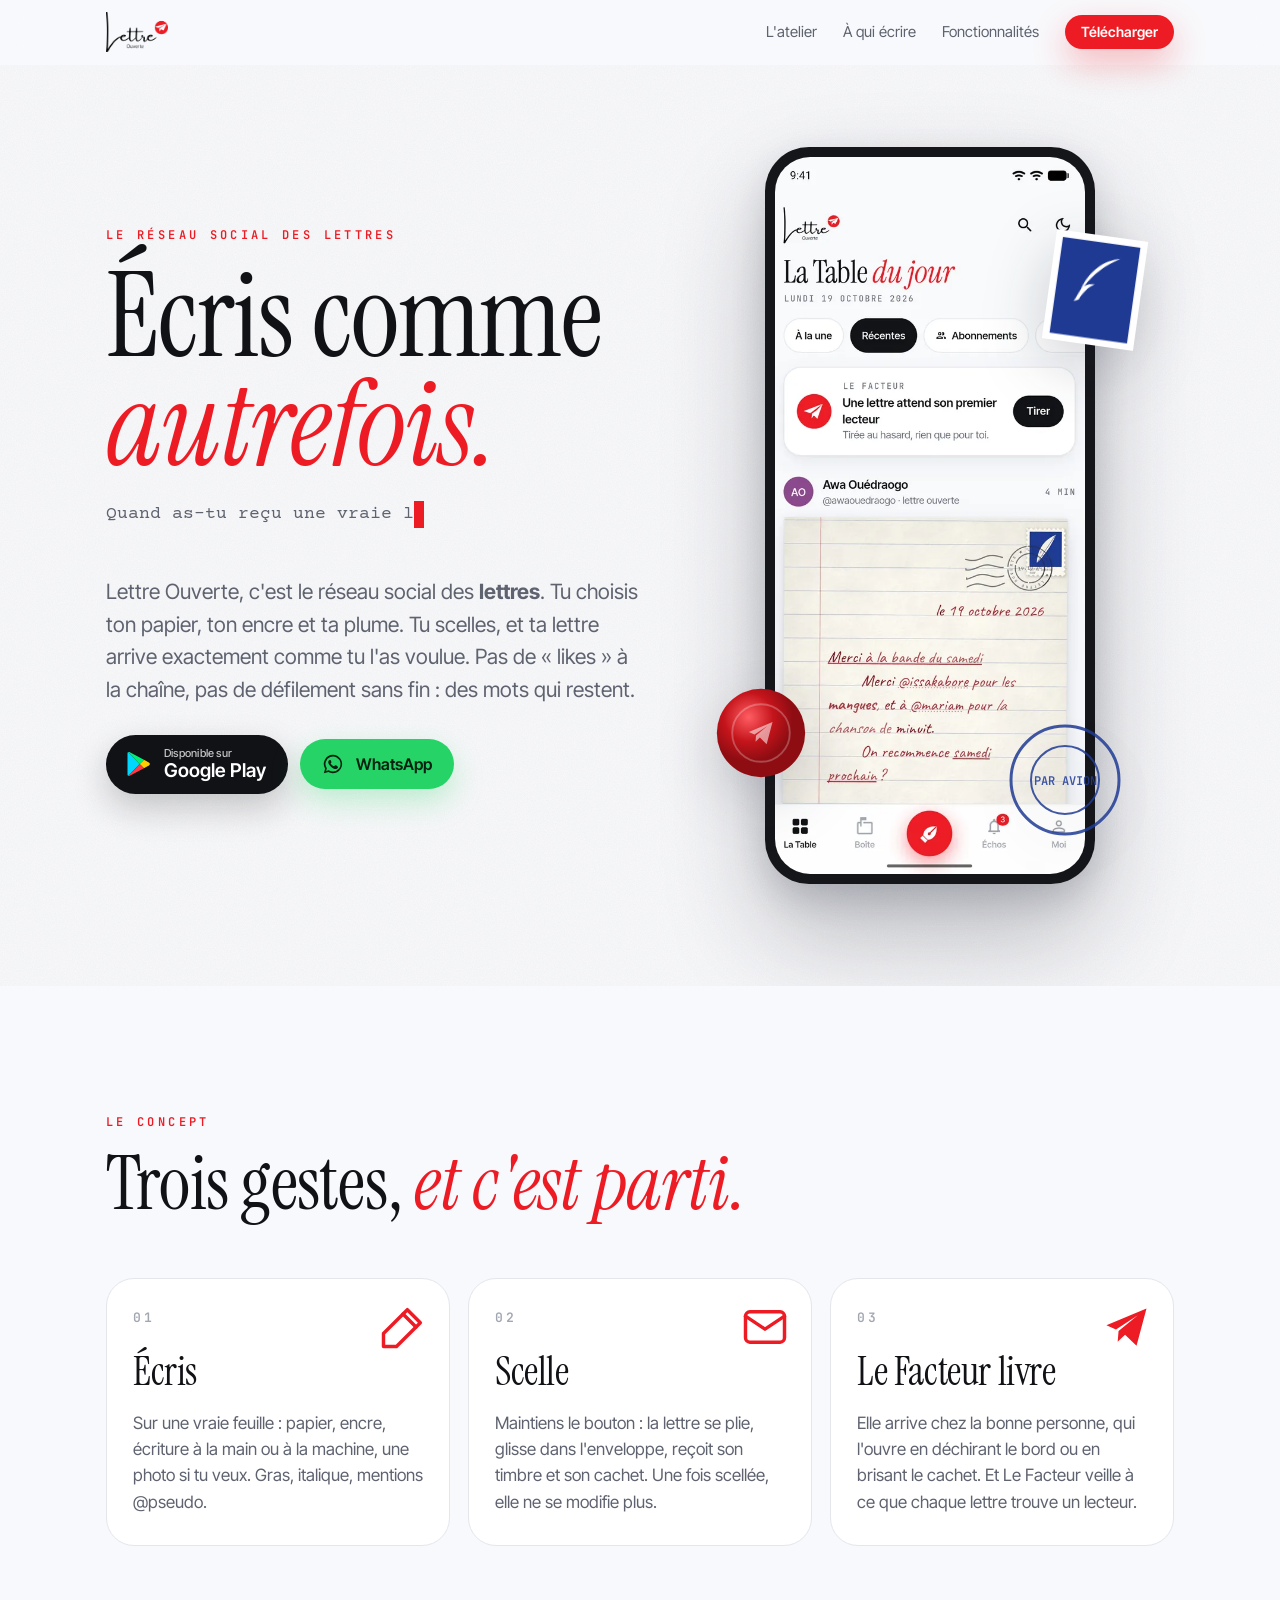
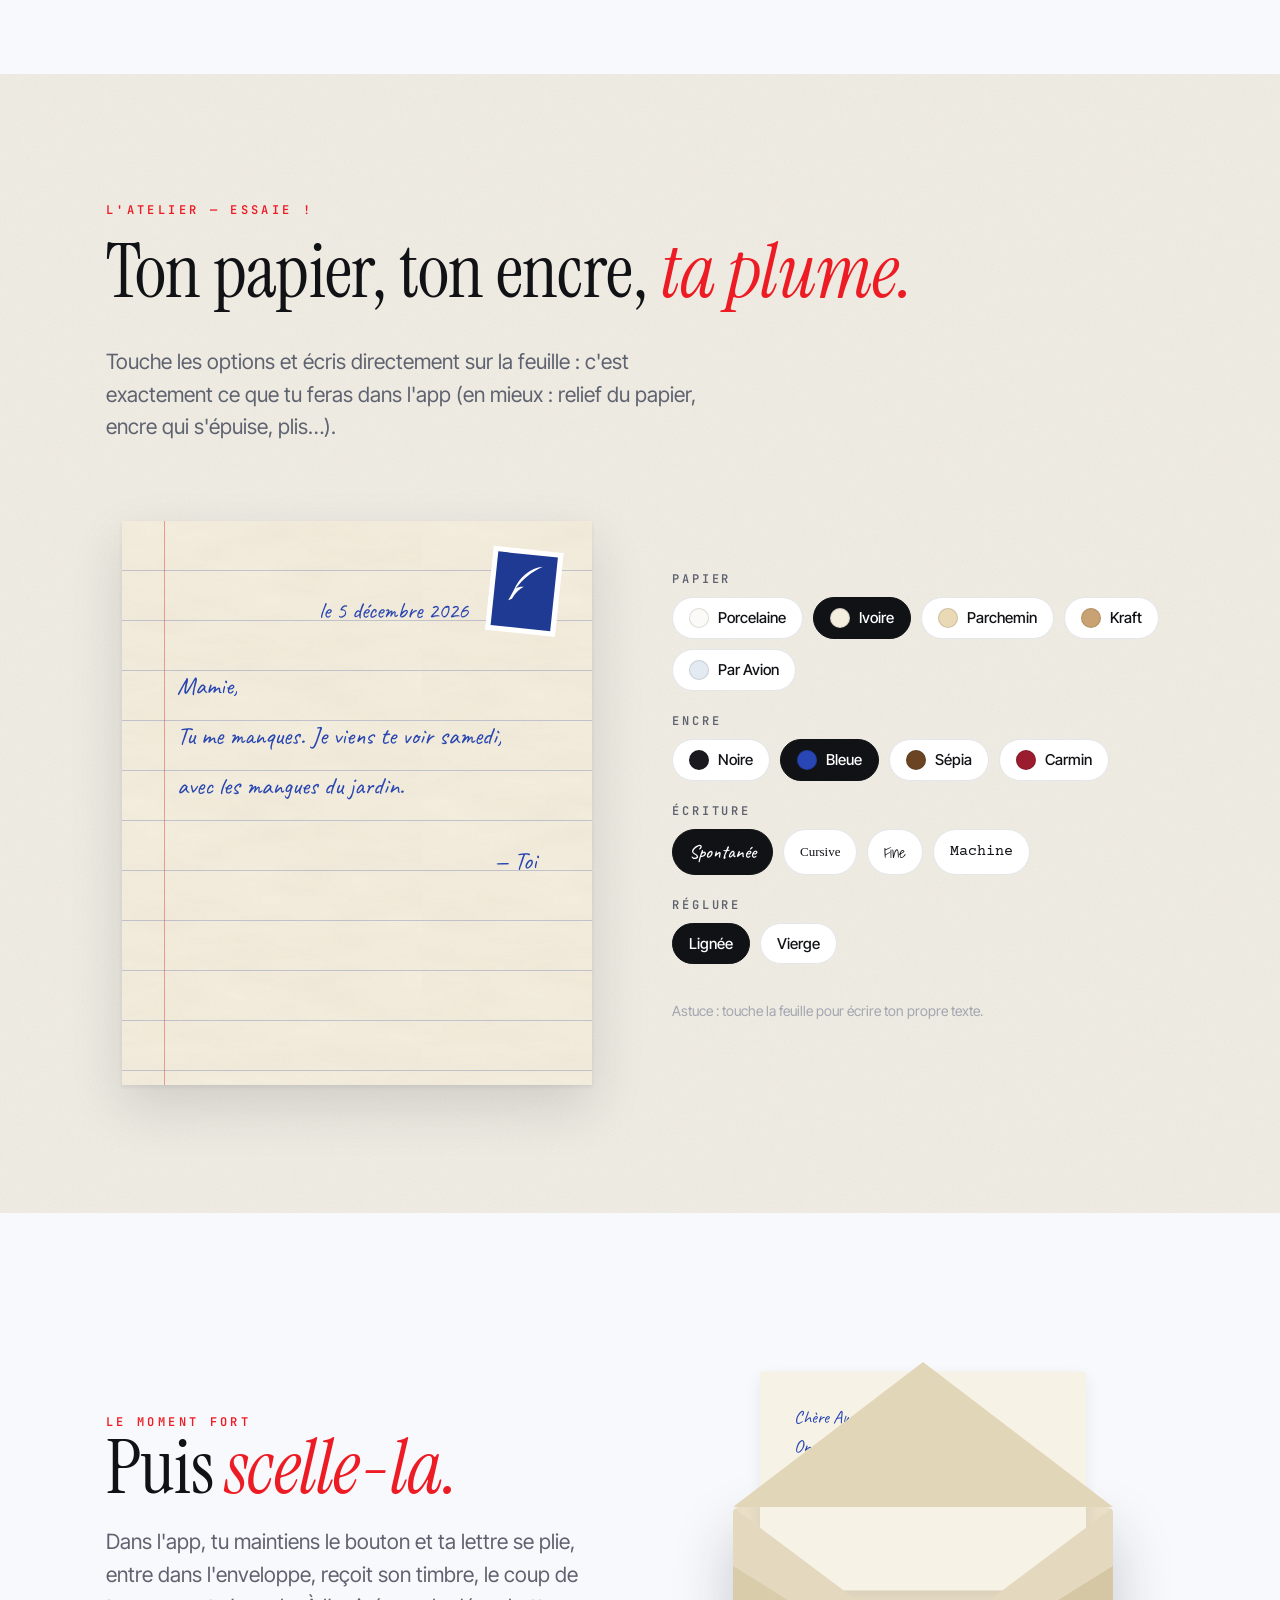
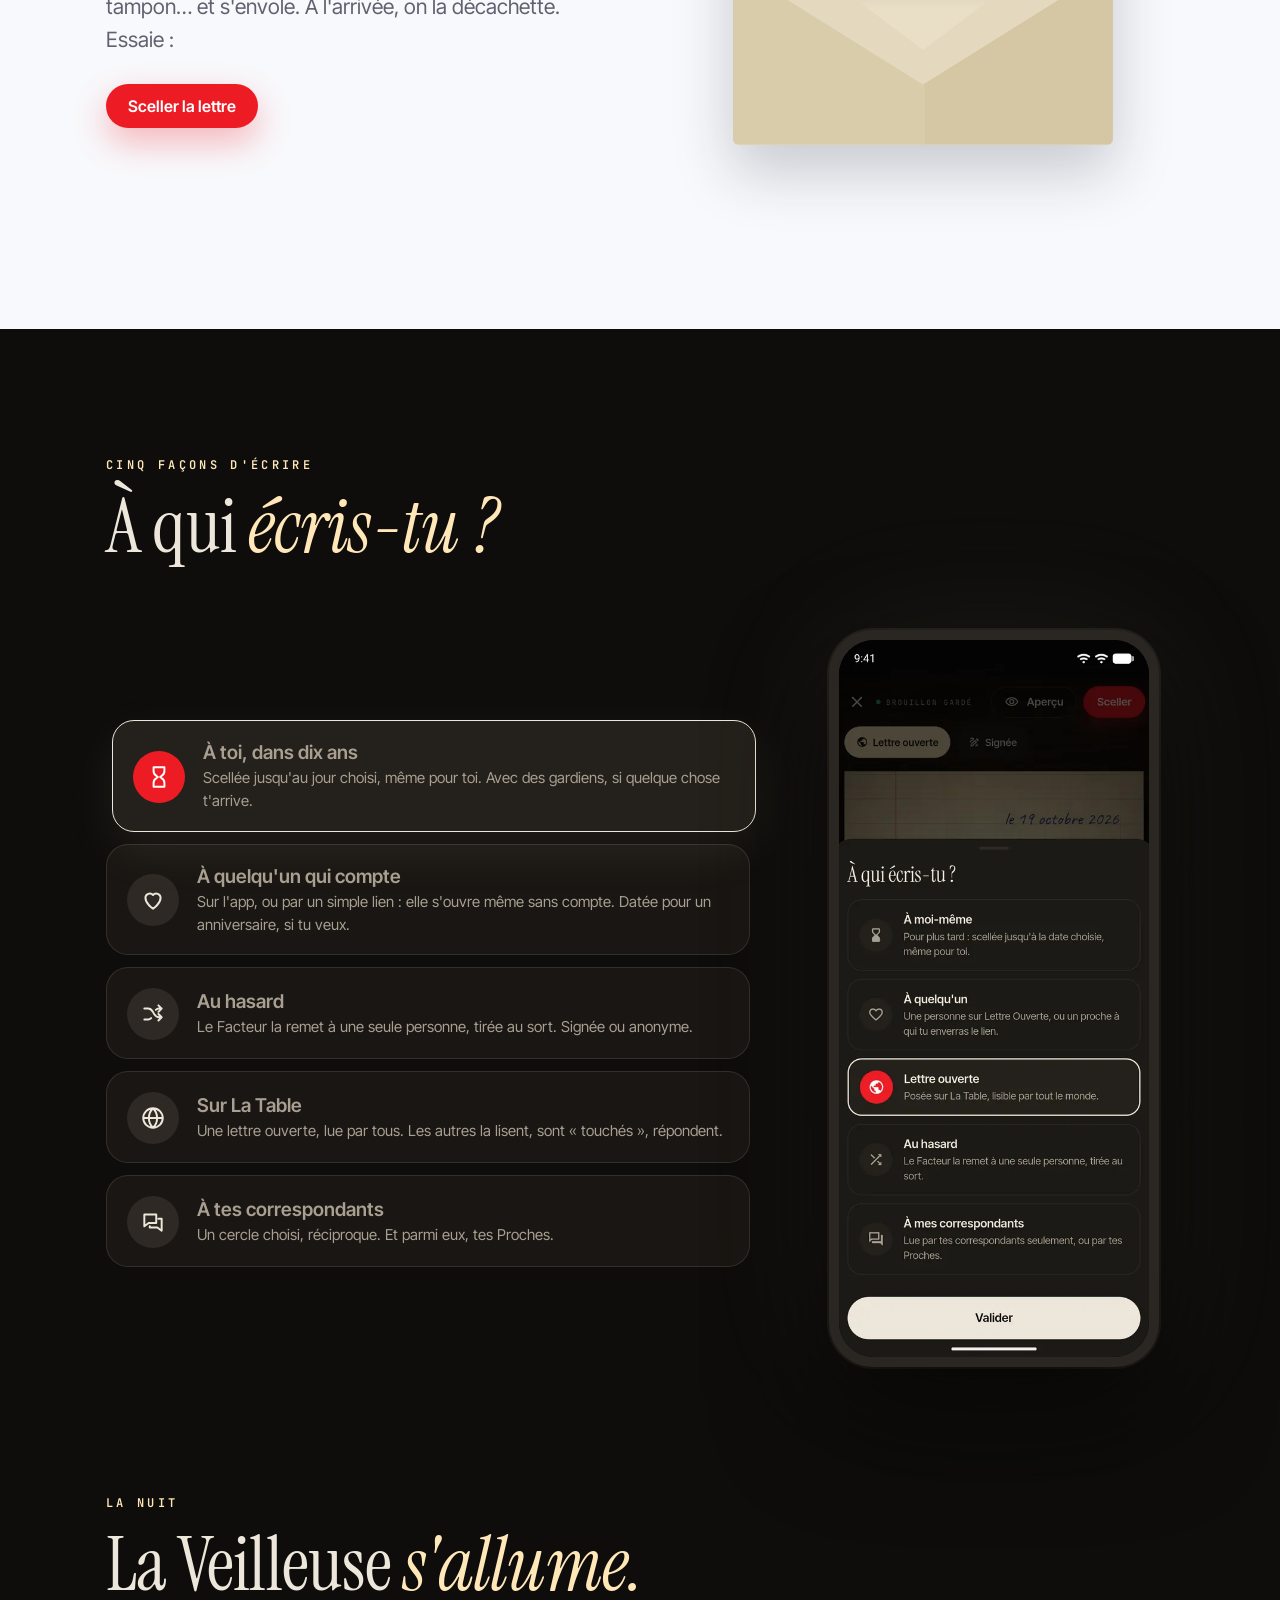
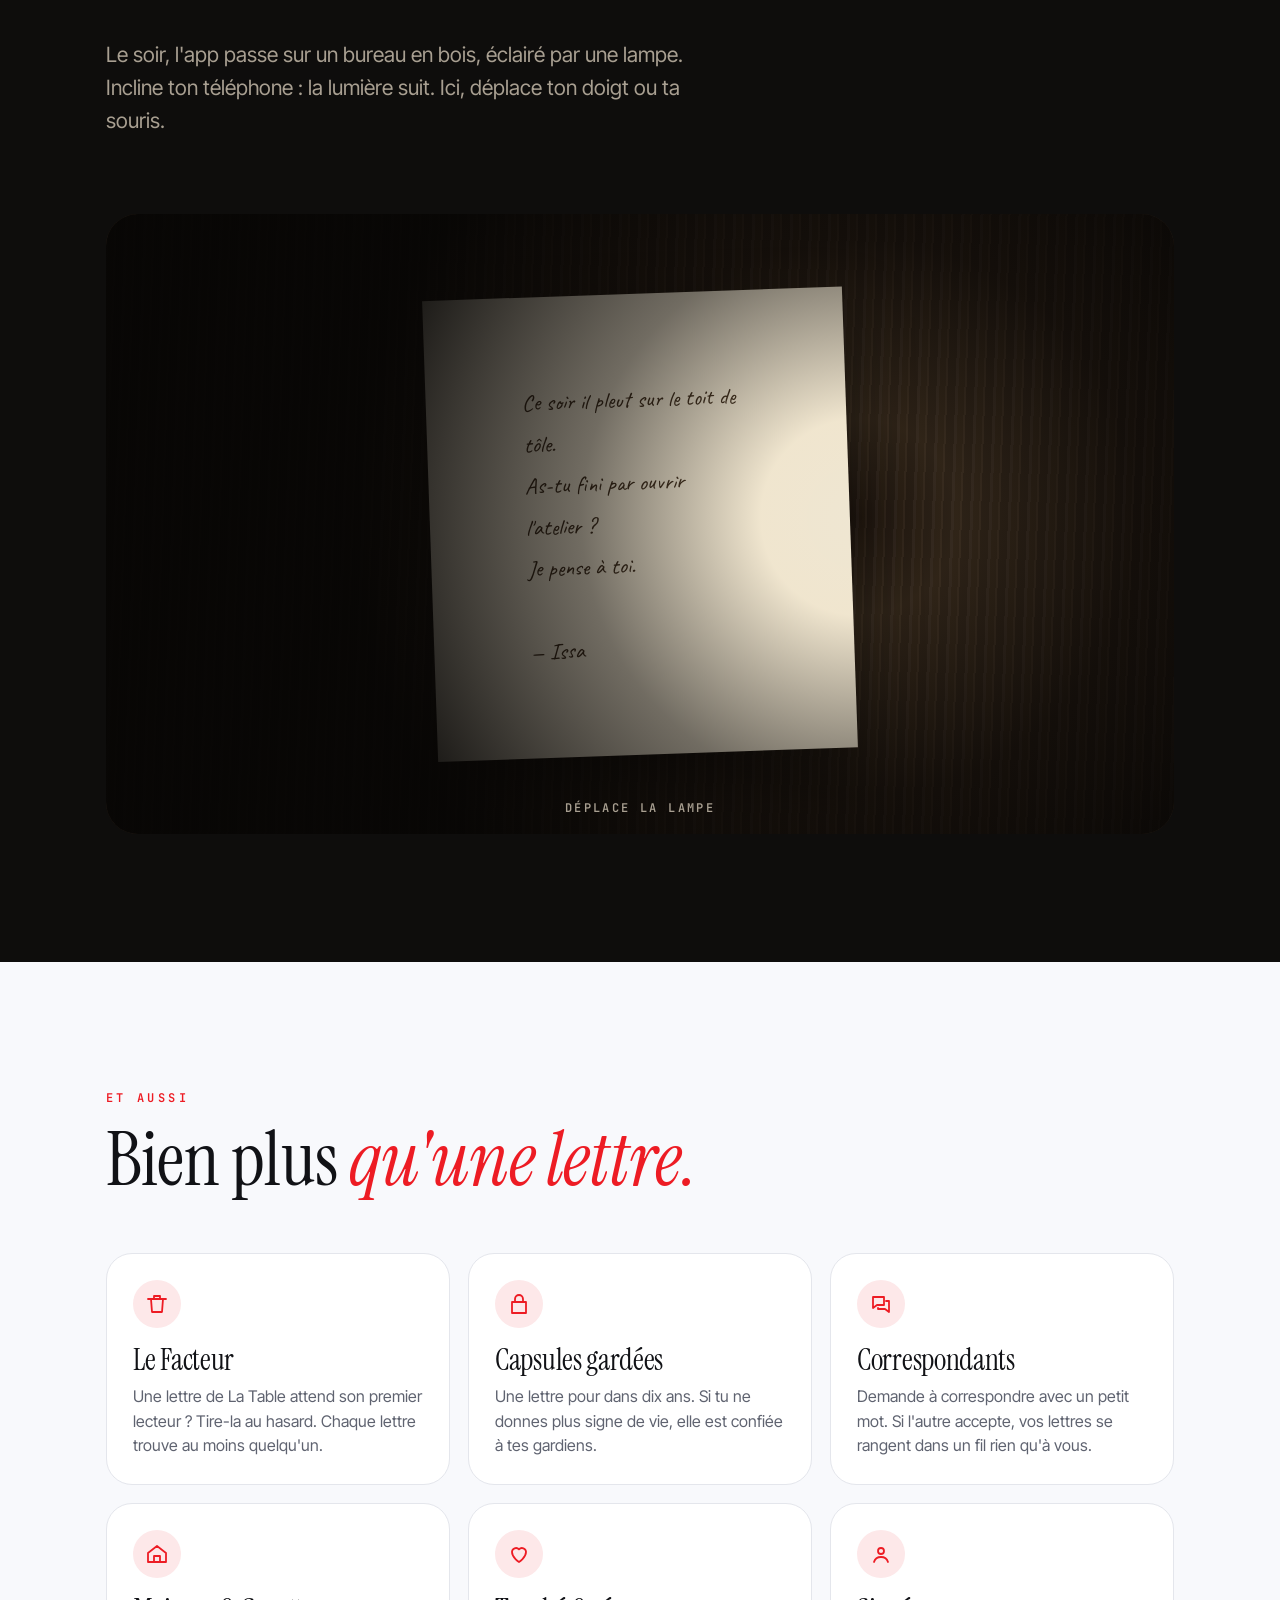
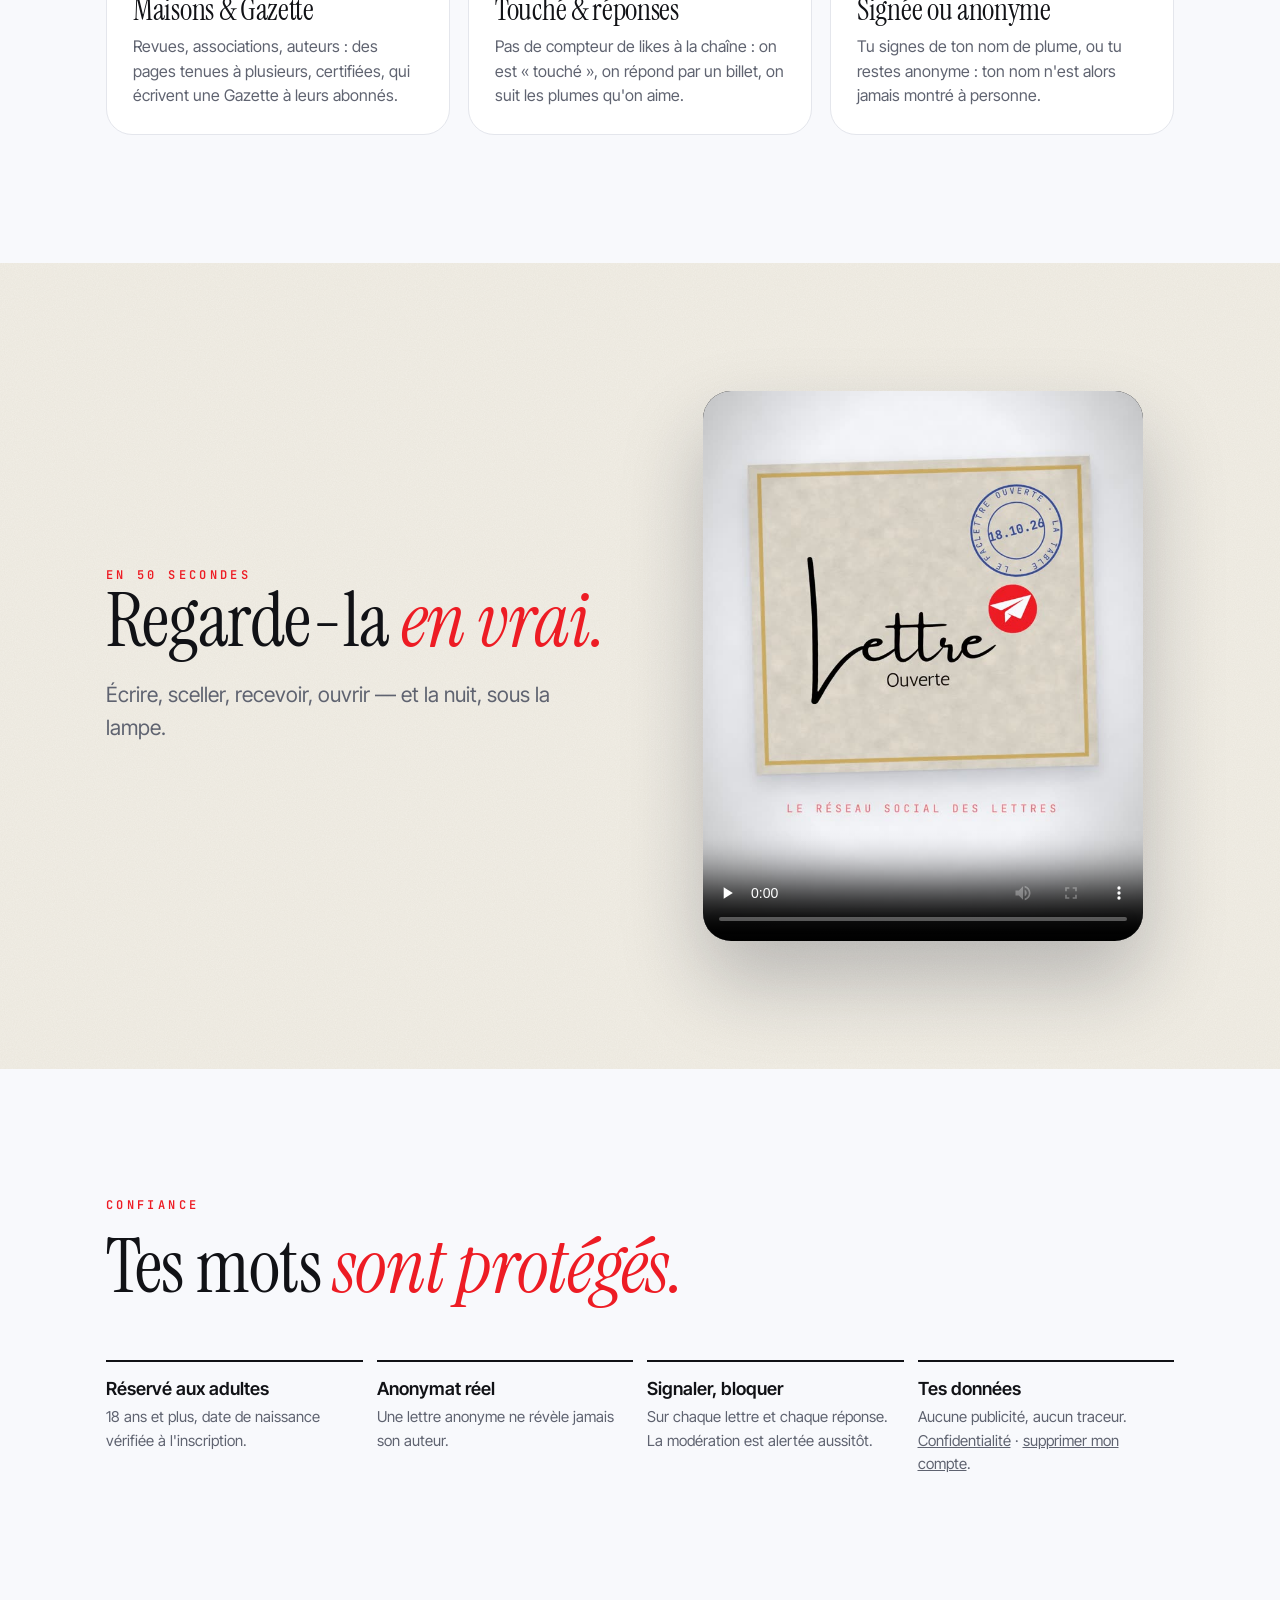
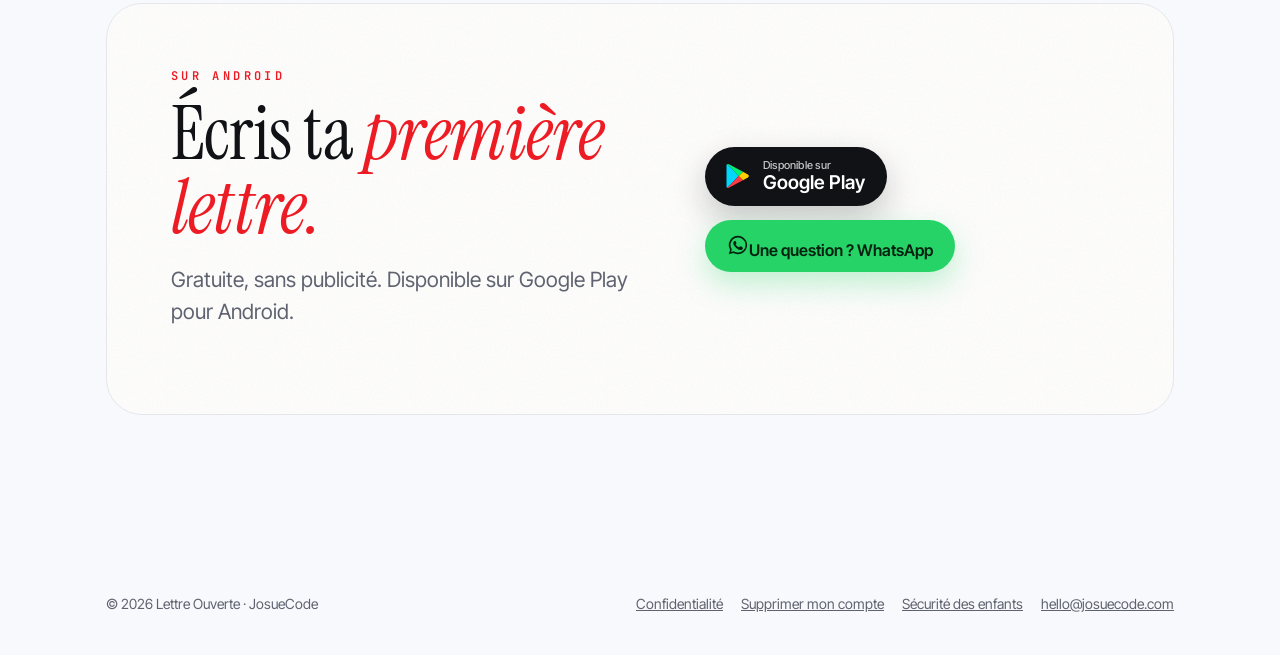
<file: index.html>
<!doctype html>
<html lang="fr">
<head>
<meta charset="utf-8">
<meta name="viewport" content="width=device-width, initial-scale=1, viewport-fit=cover">
<title>Lettre Ouverte — le réseau social des lettres</title>
<meta name="description" content="Écris de vraies lettres : papier, encre, cachet de cire. À toi dans dix ans, à quelqu'un qui compte, à un inconnu tiré au sort, ou sur La Table. Sur Android.">
<meta name="theme-color" content="#F8F9FC">
<meta property="og:type" content="website">
<meta property="og:title" content="Lettre Ouverte — des lettres, pas des posts">
<meta property="og:description" content="Le réseau social des lettres : écris, scelle, et sois vraiment lu.">
<meta property="og:image" content="https://lettre-ouverte-web.vercel.app/img/og.jpg">
<meta property="og:url" content="https://lettre-ouverte-web.vercel.app/">
<meta name="twitter:card" content="summary_large_image">
<link rel="icon" href="favicon.png">
<link rel="preconnect" href="https://fonts.googleapis.com">
<link rel="preconnect" href="https://fonts.gstatic.com" crossorigin>
<link href="https://fonts.googleapis.com/css2?family=Instrument+Serif:ital@0;1&family=Inter+Tight:wght@400;500;600;700&family=JetBrains+Mono:wght@400;600&family=Caveat:wght@500&family=Homemade+Apple&family=Courier+Prime&family=Shadows+Into+Light&display=swap" rel="stylesheet">
<script>
  // Test fermé jusqu'au dimanche 15 novembre 2026 : ensuite, la mention disparaît d'elle-même.
  if (Date.now() >= Date.parse("2026-11-15T00:00:00Z")) document.documentElement.classList.add("released");
</script>
<style>
:root{
  --day:#F8F9FC;--surface:#fff;--alt:#F1F2F6;--ink:#111216;--muted:#5F6370;--faint:#A2A6B1;--line:#E4E6EC;
  --red:#ED1C24;--blue:#1F3A93;--night:#0E0D0C;--nsurf:#1A1714;--cream:#EDE6DA;--glow:#FFE7B8;--wa:#25D366;
  --serif:"Instrument Serif",Georgia,serif;--sans:"Inter Tight",system-ui,-apple-system,"Segoe UI",Roboto,sans-serif;--mono:"JetBrains Mono",ui-monospace,monospace;
  --pad:clamp(20px,5vw,56px);
}
*{box-sizing:border-box}
[hidden]{display:none!important}
html{scroll-behavior:smooth;-webkit-text-size-adjust:100%}
body{margin:0;background:var(--day);color:var(--ink);font:17px/1.55 var(--sans);overflow-x:hidden}
img{max-width:100%;display:block}
a{color:inherit}
.wrap{max-width:1180px;margin:0 auto;padding:0 var(--pad)}
.serif{font-family:var(--serif);font-weight:400;letter-spacing:-.01em}
.postal{font:600 12px/1.4 var(--mono);letter-spacing:.28em;text-transform:uppercase;color:var(--red)}
h1,h2,h3{font-family:var(--serif);font-weight:400;margin:0;letter-spacing:-.01em}
h2{font-size:clamp(40px,7vw,76px);line-height:.98}
h2 em,h1 em{color:var(--red)}
.lead{font-size:clamp(17px,2.2vw,21px);color:var(--muted);max-width:620px}
.released .beta{display:none!important}
.after{display:none!important}
.released .after{display:revert!important}
@media (prefers-reduced-motion:reduce){*,*::before,*::after{animation-duration:.01ms!important;animation-iteration-count:1!important;transition-duration:.01ms!important;scroll-behavior:auto!important}}

/* ---------- grain papier partagé ---------- */
.grain{position:relative;isolation:isolate}
.grain::after{content:"";position:absolute;inset:0;pointer-events:none;z-index:-1;opacity:.55;mix-blend-mode:multiply;
  background-image:url("data:image/svg+xml;utf8,<svg xmlns='http://www.w3.org/2000/svg' width='220' height='220'><filter id='n'><feTurbulence type='fractalNoise' baseFrequency='.9' numOctaves='2' stitchTiles='stitch'/><feColorMatrix values='0 0 0 0 .55  0 0 0 0 .5  0 0 0 0 .42  0 0 0 .22 0'/></filter><rect width='100%' height='100%' filter='url(%23n)'/></svg>")}

/* ---------- barre ---------- */
.nav{position:sticky;top:0;z-index:50;padding-top:env(safe-area-inset-top);background:rgba(248,249,252,.82);backdrop-filter:saturate(1.4) blur(14px);-webkit-backdrop-filter:saturate(1.4) blur(14px);border-bottom:1px solid transparent;transition:border-color .3s}
.nav.scrolled{border-color:var(--line)}
.nav .wrap{display:flex;align-items:center;justify-content:space-between;height:64px}
.nav img{height:40px;width:auto}
.nav-links{display:flex;gap:26px;align-items:center;font-size:15px}
.nav-links a{text-decoration:none;color:var(--muted)}
.nav-links a:hover{color:var(--ink)}
.nav-links a.btn,.nav-links a.btn:hover{color:#fff}
@media (max-width:820px){.nav-links a.hide-m{display:none}}

/* ---------- boutons ---------- */
.btn{display:inline-flex;align-items:center;gap:12px;border-radius:999px;padding:14px 22px;font:600 16px/1 var(--sans);text-decoration:none;border:0;cursor:pointer;transition:transform .25s cubic-bezier(.2,1.6,.4,1),box-shadow .25s}
.btn:active{transform:scale(.96)}
.btn-play{background:var(--ink);color:#fff;padding:12px 22px 12px 18px;box-shadow:0 14px 34px rgba(17,18,22,.22)}
.btn-play small{display:block;font:500 11px/1.2 var(--sans);opacity:.75;letter-spacing:.02em}
.btn-play b{display:block;font:600 19px/1.15 var(--sans)}
.btn-play svg{width:28px;height:28px;flex:none}
.btn-wa{background:var(--wa);color:#05210f;box-shadow:0 12px 30px rgba(37,211,102,.28)}
.btn-wa svg{width:22px;height:22px}
.btn-ghost{background:transparent;color:var(--ink);border:1.5px solid var(--line)}
.btn-red{background:var(--red);color:#fff;box-shadow:0 14px 34px rgba(237,28,36,.3)}
.btn:hover{transform:translateY(-2px)}
.nav .btn{padding:10px 16px;font-size:14px}

.beta-tag{display:inline-flex;align-items:center;gap:10px;margin-top:14px;padding:9px 14px 9px 10px;border-radius:14px;background:#FFF6D6;border:1px dashed #E2B53E;color:#5A4300;font-size:14px;line-height:1.35;text-decoration:none;max-width:460px}
.beta-tag i{font-style:normal;flex:none;width:26px;height:26px;border-radius:13px;background:#E2B53E;color:#fff;display:grid;place-items:center;font:700 13px var(--mono)}
.beta-tag b{color:#3d2e00}

/* ---------- héros ---------- */
.hero{padding:clamp(28px,6vw,72px) 0 clamp(40px,8vw,110px);position:relative;overflow:hidden}
.hero .wrap{display:grid;grid-template-columns:1.05fr .95fr;gap:40px;align-items:center}
.hero h1{font-size:clamp(54px,9.5vw,118px);line-height:.92;margin:18px 0 22px}
.type{font:clamp(15px,2vw,18px)/1.5 "Courier Prime",monospace;color:var(--muted);min-height:3em}
.type .cur{display:inline-block;width:.55em;background:var(--red);animation:blink 1s steps(1) infinite;color:transparent}
@keyframes blink{50%{opacity:0}}
.cta{display:flex;flex-wrap:wrap;gap:12px;align-items:center;margin-top:28px}
.hero-phone{position:relative;justify-self:center;width:min(330px,78vw);aspect-ratio:540/1206;margin-top:10px}
.phone{position:absolute;inset:0;border-radius:44px;padding:10px;background:#15161A;box-shadow:0 50px 100px rgba(27,32,48,.28),0 14px 34px rgba(27,32,48,.16)}
.phone .screen{position:relative;width:100%;height:100%;border-radius:35px;overflow:hidden;background:#000}
.phone .screen img{position:absolute;inset:0;width:100%;height:100%;object-fit:cover;opacity:0;transition:opacity .9s ease,transform 6s ease;transform:scale(1.04)}
.phone .screen img.on{opacity:1;transform:scale(1)}
.float{position:absolute;filter:drop-shadow(0 18px 30px rgba(27,32,48,.2));animation:bob 6s ease-in-out infinite}
@keyframes bob{50%{transform:translateY(-12px) rotate(var(--r,0deg))}}
.f-stamp{right:-46px;top:12%;width:92px;--r:8deg;transform:rotate(8deg)}
.f-wax{left:-52px;bottom:14%;width:96px;animation-delay:-2s}
.f-mark{right:-30px;bottom:6%;width:120px;animation-delay:-4s;opacity:.85}
@media (max-width:880px){.hero .wrap{grid-template-columns:1fr}.hero-phone{width:min(300px,74vw)}.f-stamp{right:-22px;width:70px}.f-wax{left:-24px;width:72px}.f-mark{display:none}}

/* ---------- révélation au défilement ---------- */
.rv{opacity:0;transform:translateY(34px);transition:opacity .9s ease,transform .9s cubic-bezier(.2,.8,.2,1)}
.rv.in{opacity:1;transform:none}
.rv.d1{transition-delay:.08s}.rv.d2{transition-delay:.16s}.rv.d3{transition-delay:.24s}

section{padding:clamp(64px,10vw,130px) 0}
.sec-head{display:grid;gap:16px;margin-bottom:clamp(30px,5vw,56px)}

/* ---------- trois gestes ---------- */
.steps{display:grid;grid-template-columns:repeat(3,1fr);gap:18px}
.step{background:var(--surface);border:1px solid var(--line);border-radius:28px;padding:30px 26px;position:relative;overflow:hidden}
.step .n{font:600 13px var(--mono);color:var(--faint);letter-spacing:.2em}
.step h3{font-size:40px;margin:14px 0 8px}
.step p{margin:0;color:var(--muted)}
.step svg{position:absolute;right:20px;top:22px;width:52px;height:52px}
@media (max-width:820px){.steps{grid-template-columns:1fr}}

/* ---------- atelier interactif ---------- */
.atelier{display:grid;grid-template-columns:1fr 1fr;gap:clamp(24px,5vw,64px);align-items:center}
.sheet{position:relative;aspect-ratio:3/3.6;width:100%;max-width:470px;justify-self:center;padding:13% 11% 12%;box-shadow:0 2px 4px rgba(27,32,48,.08),0 22px 50px rgba(27,32,48,.14);transition:background-color .5s,transform .5s;transform:rotate(-1.2deg);background-color:#F4EEDF;overflow:hidden}
.sheet::before{content:"";position:absolute;inset:0;pointer-events:none;opacity:.6;mix-blend-mode:multiply;background-image:url("data:image/svg+xml;utf8,<svg xmlns='http://www.w3.org/2000/svg' width='300' height='300'><filter id='p'><feTurbulence type='fractalNoise' baseFrequency='.012 .04' numOctaves='3' seed='4'/><feColorMatrix values='0 0 0 0 .5  0 0 0 0 .43  0 0 0 0 .33  0 0 0 .16 0'/></filter><rect width='100%' height='100%' filter='url(%23p)'/></svg>")}
.sheet.lined{background-image:repeating-linear-gradient(transparent 0 calc(var(--lh) - 1px),rgba(70,90,160,.28) calc(var(--lh) - 1px) var(--lh)),linear-gradient(90deg,transparent 9%,rgba(237,28,36,.4) 9% calc(9% + 1px),transparent calc(9% + 1px))}
.sheet.airmail{border:10px solid transparent;border-image:repeating-linear-gradient(45deg,#D7262D 0 12px,transparent 12px 20px,#1F3A93 20px 32px,transparent 32px 40px) 10}
.sheet.gilded{box-shadow:inset 0 0 0 14px transparent,inset 0 0 0 16px #C9A961,inset 0 0 0 21px transparent,inset 0 0 0 22px #C9A961,0 22px 50px rgba(27,32,48,.14)}
.sheet .date{text-align:right;font-size:.92em;margin:0 19% 1.1em 0}
.sheet .body{outline:none;white-space:pre-wrap;min-height:6em}
.sheet .sign{text-align:right;margin-top:1em}
.sheet .stamp{position:absolute;right:7%;top:5%;width:15%;transform:rotate(6deg)}
#letter{--lh:2em;font-size:clamp(18px,2.7vw,25px);line-height:var(--lh);transition:color .4s}
.controls{display:grid;gap:22px}
.ctrl-label{font:600 12px var(--mono);letter-spacing:.24em;text-transform:uppercase;color:var(--muted);margin-bottom:10px}
.chips{display:flex;flex-wrap:wrap;gap:10px}
.chip{border:1.5px solid var(--line);background:var(--surface);border-radius:999px;padding:10px 16px;font:500 15px var(--sans);cursor:pointer;display:inline-flex;align-items:center;gap:9px;transition:all .2s;color:var(--ink)}
.chip[aria-pressed="true"]{background:var(--ink);color:#fff;border-color:var(--ink)}
.chip .sw{width:20px;height:20px;border-radius:50%;border:1px solid rgba(0,0,0,.12)}
.hint{font-size:14px;color:var(--faint)}
@media (max-width:880px){.atelier{grid-template-columns:1fr}.controls{order:2}}

/* ---------- scellement ---------- */
.seal-demo{display:grid;grid-template-columns:1fr 1fr;gap:clamp(24px,5vw,64px);align-items:center}
.stage{position:relative;height:clamp(400px,62vw,460px);display:grid;place-items:end center;padding-bottom:56px;perspective:1200px;pointer-events:none}
.env{position:relative;width:min(380px,82vw);aspect-ratio:1.6;transition:transform 1.1s cubic-bezier(.6,-.3,.4,1.3),opacity .6s}
.env .back,.env .front{position:absolute;inset:0;border-radius:6px}
.env .back{background:#E9DFC7;box-shadow:0 26px 60px rgba(27,32,48,.22)}
.env .front{z-index:3;clip-path:polygon(0 0,50% 60%,100% 0,100% 100%,0 100%);background:linear-gradient(32deg,#D9CCAB 0 49.8%,transparent 50%) left bottom/50.5% 100% no-repeat,linear-gradient(-32deg,#D5C7A4 0 49.8%,transparent 50%) right bottom/50.5% 100% no-repeat,#E4D9BE}
.env .flap{position:absolute;left:0;right:0;top:0;height:61%;z-index:4;transform-origin:top;transform:rotateX(180deg);transition:transform .8s cubic-bezier(.6,0,.3,1) .45s;clip-path:polygon(0 0,100% 0,50% 100%);background:#E2D6B9}
.env .paper{position:absolute;left:7%;right:7%;bottom:8%;height:92%;z-index:2;background:#F7F2E6;border-radius:3px;padding:8% 9%;font:clamp(14px,2.4vw,18px)/1.6 Caveat,cursive;color:#2846B4;transform:translateY(-62%);transition:transform .7s cubic-bezier(.6,0,.3,1);box-shadow:0 6px 16px rgba(0,0,0,.08)}
.env .wax{position:absolute;left:50%;top:52%;z-index:6;width:23%;aspect-ratio:1;border-radius:50%;transform:translate(-50%,-50%) scale(2.6);opacity:0;background:radial-gradient(circle at 36% 32%,#ff5d62,#c4141b 56%,#8e0d12);box-shadow:0 10px 20px rgba(0,0,0,.35),inset 0 -5px 10px rgba(0,0,0,.25);display:grid;place-items:center;transition:transform .35s cubic-bezier(.3,1.8,.5,1) 1.15s,opacity .2s 1.15s}
.env .wax svg{width:44%;height:44%;fill:rgba(255,255,255,.55)}
.env .wax::after{content:"";position:absolute;inset:-6px;border-radius:50%;border:2px solid rgba(196,20,27,.0)}
.env .stampbox{position:absolute;right:6%;top:8%;z-index:5;width:16%;opacity:0;transform:scale(1.8) rotate(-8deg);transition:all .35s cubic-bezier(.3,1.6,.5,1) 1.45s}
.env .pm{position:absolute;right:13%;top:14%;z-index:5;width:26%;opacity:0;transition:opacity .2s 1.75s}
.stage.sealed .flap{transform:rotateX(0)}
.stage.sealed .paper{transform:translateY(0)}
.stage.sealed .wax{transform:translate(-50%,-50%) scale(1);opacity:1}
.stage.sealed .stampbox{opacity:1;transform:scale(1) rotate(6deg)}
.stage.sealed .pm{opacity:.8}
.stage.flown .env{transform:translate(70vw,-50vh) rotate(18deg) scale(.6);opacity:0;transition-delay:0s}
.stage.cracked .wax{transition:transform .25s,opacity .4s .15s;transform:translate(-50%,-50%) scale(1.15) rotate(12deg);opacity:0}
.stage.cracked .flap{transform:rotateX(180deg);transition-delay:.25s}
.stage.cracked .paper{transform:translateY(-62%);transition-delay:.7s}
.stage .msg{position:absolute;bottom:0;left:0;right:0;text-align:center;font:600 13px var(--mono);letter-spacing:.2em;text-transform:uppercase;color:var(--red);opacity:0;transition:opacity .4s}
.stage.flown .msg{opacity:1;transition-delay:.7s}
@media (max-width:880px){.seal-demo{grid-template-columns:1fr}}

/* ---------- à qui écris-tu ---------- */
.night{background:var(--night);color:var(--cream)}
.night .lead{color:#A89F91}
.night h2 em{color:var(--glow)}
.night .postal{color:var(--glow)}
.who{display:grid;grid-template-columns:1fr 360px;gap:clamp(24px,5vw,70px);align-items:center}
.tabs{display:grid;gap:12px}
.tab{display:flex;gap:18px;align-items:center;text-align:left;width:100%;border-radius:22px;padding:18px 20px;background:rgba(36,32,27,.55);border:1.5px solid rgba(237,230,218,.12);color:var(--cream);cursor:pointer;transition:all .3s;font:inherit}
.tab .ic{flex:none;width:52px;height:52px;border-radius:26px;background:#2E2924;display:grid;place-items:center;transition:background .3s}
.tab .ic svg{width:26px;height:26px;stroke:var(--cream);fill:none;stroke-width:1.8;stroke-linecap:round;stroke-linejoin:round}
.tab b{display:block;font:600 19px var(--sans)}
.tab span{display:block;font-size:15px;color:#A89F91;margin-top:2px}
.tab[aria-selected="true"]{background:#24201B;border-color:var(--cream);transform:translateX(6px);box-shadow:0 18px 50px rgba(255,231,184,.08)}
.tab[aria-selected="true"] .ic{background:var(--red)}
.tab[aria-selected="true"] .ic svg{stroke:#fff}
.who .hero-phone{width:100%;max-width:330px}
.who .phone{background:#2A2622;box-shadow:0 50px 110px rgba(0,0,0,.7),0 0 0 2px rgba(255,231,184,.08),0 0 140px rgba(255,231,184,.08)}
@media (max-width:880px){.who{grid-template-columns:1fr}.who .hero-phone{max-width:280px;order:-1}}

/* ---------- veilleuse ---------- */
.lamp{position:relative;height:clamp(420px,70vw,620px);border-radius:32px;overflow:hidden;background:#1b1612;touch-action:pan-y;cursor:crosshair}
.lamp .desk{position:absolute;inset:0;background:repeating-linear-gradient(92deg,#2a1f17 0 3px,#24190f 3px 9px,#2c2016 9px 11px,#20160e 11px 19px);filter:saturate(.9)}
.lamp .card{position:absolute;left:50%;top:50%;width:min(420px,78%);transform:translate(-50%,-50%) rotate(-2deg);background:#EFE6D2;padding:8% 9%;font:clamp(17px,2.6vw,23px)/1.8 Caveat,cursive;color:#3b2a1a;box-shadow:0 30px 60px rgba(0,0,0,.6)}
.lamp .shade{position:absolute;inset:0;background:radial-gradient(circle at var(--x,50%) var(--y,40%),rgba(255,231,184,.0) 0,rgba(255,220,150,.06) 12%,rgba(10,8,6,.55) 34%,rgba(6,5,4,.93) 62%);transition:background .08s;pointer-events:none}
.lamp .hint{position:absolute;bottom:18px;left:0;right:0;text-align:center;color:#a89f91;font:600 12px var(--mono);letter-spacing:.2em;text-transform:uppercase}

/* ---------- fonctionnalités ---------- */
.grid{display:grid;grid-template-columns:repeat(3,1fr);gap:18px}
.feat{background:var(--surface);border:1px solid var(--line);border-radius:26px;padding:26px;transition:transform .35s cubic-bezier(.2,1.4,.4,1),box-shadow .35s}
.feat:hover{transform:translateY(-6px);box-shadow:0 26px 50px rgba(27,32,48,.1)}
.feat .ic{width:48px;height:48px;border-radius:24px;background:#FDE8E9;display:grid;place-items:center;margin-bottom:16px}
.feat .ic svg{width:24px;height:24px;stroke:var(--red);fill:none;stroke-width:1.8;stroke-linecap:round;stroke-linejoin:round}
.feat h3{font-size:30px;line-height:1.05;margin-bottom:8px}
.feat p{margin:0;color:var(--muted);font-size:16px}
@media (max-width:980px){.grid{grid-template-columns:1fr 1fr}}
@media (max-width:620px){.grid{grid-template-columns:1fr}}

/* ---------- vidéo ---------- */
.video{display:grid;grid-template-columns:1fr 1fr;gap:clamp(24px,5vw,64px);align-items:center}
.video video{width:100%;max-width:440px;aspect-ratio:4/5;border-radius:28px;background:#000;box-shadow:0 40px 80px rgba(27,32,48,.25);justify-self:center}
@media (max-width:880px){.video{grid-template-columns:1fr}}

/* ---------- sécurité ---------- */
.trust{display:grid;grid-template-columns:repeat(4,1fr);gap:14px}
.trust div{border-top:2px solid var(--ink);padding-top:16px}
.trust b{display:block;font:600 18px var(--sans);margin-bottom:6px}
.trust p{margin:0;color:var(--muted);font-size:15px}
@media (max-width:880px){.trust{grid-template-columns:1fr 1fr}}
@media (max-width:520px){.trust{grid-template-columns:1fr}}

/* ---------- rejoindre ---------- */
.join{background:var(--surface);border:1px solid var(--line);border-radius:36px;padding:clamp(28px,6vw,64px);display:grid;grid-template-columns:1.1fr .9fr;gap:40px;align-items:center;position:relative;overflow:hidden}
.join ol{list-style:none;counter-reset:s;padding:0;margin:22px 0 0;display:grid;gap:16px}
.join li{counter-increment:s;position:relative;padding-left:52px;color:var(--muted)}
.join li b{color:var(--ink)}
.join li::before{content:counter(s);position:absolute;left:0;top:-2px;width:36px;height:36px;border-radius:18px;background:var(--ink);color:#fff;display:grid;place-items:center;font:600 15px var(--mono)}
.join .side{display:grid;gap:14px;justify-items:start}
.join code{font:14px var(--mono);background:var(--alt);padding:3px 8px;border-radius:8px;word-break:break-all}
@media (max-width:880px){.join{grid-template-columns:1fr}}

footer{padding:50px 0 calc(40px + env(safe-area-inset-bottom));color:var(--muted);font-size:14px}
footer .wrap{display:flex;flex-wrap:wrap;gap:18px 26px;align-items:center;justify-content:space-between}
footer nav{display:flex;flex-wrap:wrap;gap:18px}
footer a{color:var(--muted)}

/* bouton WhatsApp flottant (mobile) */
.wa-float{position:fixed;right:16px;bottom:calc(16px + env(safe-area-inset-bottom));z-index:60;width:58px;height:58px;border-radius:29px;background:var(--wa);display:grid;place-items:center;box-shadow:0 14px 30px rgba(37,211,102,.4);transform:scale(0);transition:transform .4s cubic-bezier(.3,1.6,.5,1)}
.wa-float.show{transform:scale(1)}
.wa-float svg{width:30px;height:30px}
</style>
</head>
<body>

<!-- Icônes réutilisées -->
<svg width="0" height="0" style="position:absolute" aria-hidden="true">
  <symbol id="i-play" viewBox="0 0 24 24"><path fill="#00D7FE" d="M3.6 1.8 13.4 12 3.6 22.2c-.4-.2-.6-.6-.6-1.1V2.9c0-.5.2-.9.6-1.1z"/><path fill="#FFCE00" d="m17.1 8.3-3.7 3.7 3.7 3.7 4.2-2.4c1.2-.7 1.2-1.9 0-2.6z"/><path fill="#FF3A44" d="M17.1 15.7 13.4 12 3.6 22.2c.4.2.9.2 1.4-.1z"/><path fill="#00F076" d="M17.1 8.3 5 1.9c-.5-.3-1-.3-1.4-.1L13.4 12z"/></symbol>
  <symbol id="i-wa" viewBox="0 0 24 24"><path fill="currentColor" d="M12 2a10 10 0 0 0-8.6 15.1L2 22l5-1.3A10 10 0 1 0 12 2zm0 18.2a8.2 8.2 0 0 1-4.2-1.2l-.3-.2-3 .8.8-2.9-.2-.3A8.2 8.2 0 1 1 12 20.2zm4.5-6.1c-.2-.1-1.5-.7-1.7-.8s-.4-.1-.6.1-.7.8-.8 1-.3.2-.5.1a6.7 6.7 0 0 1-3.3-2.9c-.3-.4.2-.4.7-1.4.1-.2 0-.3 0-.4l-.8-1.8c-.2-.5-.4-.4-.6-.4h-.5a1 1 0 0 0-.7.3 3 3 0 0 0-.9 2.2 5.2 5.2 0 0 0 1.1 2.7 11.8 11.8 0 0 0 4.5 4c1.7.7 2.3.8 3.2.6a2.6 2.6 0 0 0 1.7-1.2 2.1 2.1 0 0 0 .1-1.2c0-.1-.2-.2-.5-.3z"/></symbol>
  <symbol id="i-plane" viewBox="0 0 24 24"><path d="M2.5 11.2 21 3.5l-4.6 17.2-5.3-5.1-3.4 3.2.4-4.9L17 6.6 6.9 13.1z"/></symbol>
</svg>

<header class="nav" id="nav">
  <div class="wrap">
    <a href="#top" aria-label="Lettre Ouverte"><img src="img/logo_day.webp" alt="Lettre Ouverte" width="120" height="40"></a>
    <nav class="nav-links">
      <a class="hide-m" href="#atelier">L'atelier</a>
      <a class="hide-m" href="#qui">À qui écrire</a>
      <a class="hide-m" href="#plus">Fonctionnalités</a>
      <a class="btn btn-red" href="#tester"><span class="beta">Tester l'app</span><span class="after">Télécharger</span></a>
    </nav>
  </div>
</header>

<main id="top">
<!-- ===================== HÉROS ===================== -->
<section class="hero grain">
  <div class="wrap">
    <div>
      <div class="postal rv">Le réseau social des lettres</div>
      <h1 class="rv d1">Écris comme <em>autrefois.</em></h1>
      <p class="type rv d2" id="type" aria-label="Quand as-tu reçu une vraie lettre pour la dernière fois ?"></p>
      <p class="lead rv d2">Lettre Ouverte, c'est le réseau social des <b>lettres</b>. Tu choisis ton papier, ton encre et ta plume. Tu scelles, et ta lettre arrive exactement comme tu l'as voulue. Pas de « likes » à la chaîne, pas de défilement sans fin : des mots qui restent.</p>
      <div class="cta rv d3">
        <a class="btn btn-play" href="https://play.google.com/store/apps/details?id=com.lettreouverte.app" target="_blank" rel="noopener">
          <svg><use href="#i-play"/></svg><span><small>Disponible sur</small><b>Google Play</b></span>
        </a>
        <a class="btn btn-wa wa-link" href="#" target="_blank" rel="noopener"><svg><use href="#i-wa"/></svg>WhatsApp</a>
      </div>
      <a class="beta-tag beta rv d3" href="#tester"><i>β</i><span><b>En test fermé jusqu'au 15 novembre.</b> Pour l'installer dès maintenant, envoie-nous ton adresse Gmail : on t'ajoute en une minute.</span></a>
    </div>
    <div class="hero-phone rv d2" id="heroPhone">
      <div class="phone"><div class="screen">
        <img class="on" src="img/table_day.webp" alt="La Table : le fil des lettres ouvertes" width="540" height="1206" fetchpriority="high">
        <img src="img/compose.webp" alt="Écrire une lettre" width="540" height="1206" loading="lazy">
        <img src="img/read_night.webp" alt="Lire une lettre la nuit" width="540" height="1206" loading="lazy">
        <img src="img/inbox.webp" alt="La boîte aux lettres" width="540" height="1206" loading="lazy">
      </div></div>
      <svg class="float f-stamp" viewBox="0 0 80 96"><rect width="80" height="96" fill="#fff"/><rect x="6" y="6" width="68" height="84" fill="#1F3A93"/><path d="M58 18c-14 3-25 14-30 30l-5 12 4-2c3-7 7-12 12-15-3 0-7 1-9 3 7-12 16-21 28-28z" fill="#fff"/></svg>
      <svg class="float f-wax" viewBox="0 0 100 100"><defs><radialGradient id="wx" cx=".36" cy=".32"><stop offset="0" stop-color="#ff5d62"/><stop offset=".56" stop-color="#c4141b"/><stop offset="1" stop-color="#8e0d12"/></radialGradient></defs><circle cx="50" cy="50" r="46" fill="url(#wx)"/><circle cx="50" cy="50" r="30" fill="none" stroke="rgba(255,255,255,.25)" stroke-width="2"/><use href="#i-plane" x="34" y="34" width="32" height="32" fill="rgba(255,255,255,.55)"/></svg>
      <svg class="float f-mark" viewBox="0 0 120 120"><circle cx="60" cy="60" r="54" fill="none" stroke="#1F3A93" stroke-width="3"/><circle cx="60" cy="60" r="34" fill="none" stroke="#1F3A93" stroke-width="2"/><text x="60" y="65" text-anchor="middle" font-family="JetBrains Mono" font-size="12" font-weight="600" fill="#1F3A93">PAR AVION</text></svg>
    </div>
  </div>
</section>

<!-- ===================== TROIS GESTES ===================== -->
<section>
  <div class="wrap">
    <div class="sec-head">
      <div class="postal rv">Le concept</div>
      <h2 class="rv d1">Trois gestes, <em>et c'est parti.</em></h2>
    </div>
    <div class="steps">
      <div class="step rv"><div class="n">01</div><h3>Écris</h3><p>Sur une vraie feuille : papier, encre, écriture à la main ou à la machine, une photo si tu veux. Gras, italique, mentions @pseudo.</p>
        <svg viewBox="0 0 24 24" fill="none" stroke="#ED1C24" stroke-width="1.6" stroke-linecap="round" stroke-linejoin="round"><path d="M14 4l6 6L9 21H3v-6z"/><path d="M12 6l6 6"/></svg></div>
      <div class="step rv d1"><div class="n">02</div><h3>Scelle</h3><p>Maintiens le bouton : la lettre se plie, glisse dans l'enveloppe, reçoit son timbre et son cachet. Une fois scellée, elle ne se modifie plus.</p>
        <svg viewBox="0 0 24 24" fill="none" stroke="#ED1C24" stroke-width="1.6" stroke-linecap="round" stroke-linejoin="round"><rect x="3" y="5" width="18" height="14" rx="2"/><path d="M3 7l9 6 9-6"/></svg></div>
      <div class="step rv d2"><div class="n">03</div><h3>Le Facteur livre</h3><p>Elle arrive chez la bonne personne, qui l'ouvre en déchirant le bord ou en brisant le cachet. Et Le Facteur veille à ce que chaque lettre trouve un lecteur.</p>
        <svg viewBox="0 0 24 24" fill="#ED1C24"><use href="#i-plane"/></svg></div>
    </div>
  </div>
</section>

<!-- ===================== ATELIER ===================== -->
<section id="atelier" class="grain" style="background:#F1EEE6">
  <div class="wrap">
    <div class="sec-head">
      <div class="postal rv">L'atelier — essaie !</div>
      <h2 class="rv d1">Ton papier, ton encre, <em>ta plume.</em></h2>
      <p class="lead rv d2">Touche les options et écris directement sur la feuille : c'est exactement ce que tu feras dans l'app (en mieux : relief du papier, encre qui s'épuise, plis…).</p>
    </div>
    <div class="atelier">
      <div class="sheet lined rv" id="letter">
        <svg class="stamp" viewBox="0 0 80 96"><rect width="80" height="96" fill="#fff"/><rect x="6" y="6" width="68" height="84" fill="#1F3A93"/><path d="M58 18c-14 3-25 14-30 30l-5 12 4-2c3-7 7-12 12-15-3 0-7 1-9 3 7-12 16-21 28-28z" fill="#fff"/></svg>
        <div class="date" id="date"></div>
        <div class="body" id="body" contenteditable="true" spellcheck="false" aria-label="Écris ta lettre ici">Mamie,
Tu me manques. Je viens te voir samedi, avec les mangues du jardin.</div>
        <div class="sign">— Toi</div>
      </div>
      <div class="controls rv d1">
        <div><div class="ctrl-label">Papier</div><div class="chips" data-group="paper">
          <button class="chip" data-v="porcelaine"><span class="sw" style="background:#FBFAF6"></span>Porcelaine</button>
          <button class="chip" aria-pressed="true" data-v="ivoire"><span class="sw" style="background:#F4EEDF"></span>Ivoire</button>
          <button class="chip" data-v="parchemin"><span class="sw" style="background:#E9D9B4"></span>Parchemin</button>
          <button class="chip" data-v="kraft"><span class="sw" style="background:#C8A272"></span>Kraft</button>
          <button class="chip" data-v="avion"><span class="sw" style="background:#E3EAF2"></span>Par Avion</button>
        </div></div>
        <div><div class="ctrl-label">Encre</div><div class="chips" data-group="ink">
          <button class="chip" data-v="#1A1A1F"><span class="sw" style="background:#1A1A1F"></span>Noire</button>
          <button class="chip" aria-pressed="true" data-v="#2846B4"><span class="sw" style="background:#2846B4"></span>Bleue</button>
          <button class="chip" data-v="#6B4423"><span class="sw" style="background:#6B4423"></span>Sépia</button>
          <button class="chip" data-v="#9B1C2E"><span class="sw" style="background:#9B1C2E"></span>Carmin</button>
        </div></div>
        <div><div class="ctrl-label">Écriture</div><div class="chips" data-group="hand">
          <button class="chip" aria-pressed="true" data-v="Caveat, cursive" style="font-family:Caveat;font-size:19px">Spontanée</button>
          <button class="chip" data-v="'Homemade Apple', cursive" style="font-family:'Homemade Apple';font-size:13px">Cursive</button>
          <button class="chip" data-v="'Shadows Into Light', cursive" style="font-family:'Shadows Into Light'">Fine</button>
          <button class="chip" data-v="'Courier Prime', monospace" style="font-family:'Courier Prime'">Machine</button>
        </div></div>
        <div><div class="ctrl-label">Réglure</div><div class="chips" data-group="rule">
          <button class="chip" aria-pressed="true" data-v="lined">Lignée</button>
          <button class="chip" data-v="none">Vierge</button>
        </div></div>
        <p class="hint">Astuce : touche la feuille pour écrire ton propre texte.</p>
      </div>
    </div>
  </div>
</section>

<!-- ===================== SCELLER ===================== -->
<section>
  <div class="wrap seal-demo">
    <div>
      <div class="postal rv">Le moment fort</div>
      <h2 class="rv d1">Puis <em>scelle-la.</em></h2>
      <p class="lead rv d2">Dans l'app, tu maintiens le bouton et ta lettre se plie, entre dans l'enveloppe, reçoit son timbre, le coup de tampon… et s'envole. À l'arrivée, on la décachette. Essaie :</p>
      <div class="cta rv d3">
        <button class="btn btn-red" id="sealBtn">Sceller la lettre</button>
        <button class="btn btn-ghost" id="resetBtn" hidden>Recommencer</button>
      </div>
    </div>
    <div class="stage rv" id="stage">
      <div class="env">
        <div class="back"></div>
        <div class="paper">Chère Awa,<br>On se voit samedi&nbsp;?<br>Je t'apporte les mangues.</div>
        <div class="front"></div>
        <div class="flap"></div>
        <svg class="stampbox" viewBox="0 0 80 96"><rect width="80" height="96" fill="#fff"/><rect x="6" y="6" width="68" height="84" fill="#ED1C24"/><use href="#i-plane" x="18" y="26" width="44" height="44" fill="#fff"/></svg>
        <svg class="pm" viewBox="0 0 120 120"><circle cx="60" cy="60" r="54" fill="none" stroke="#1F3A93" stroke-width="3"/><circle cx="60" cy="60" r="34" fill="none" stroke="#1F3A93" stroke-width="2"/><text x="60" y="65" text-anchor="middle" font-family="JetBrains Mono" font-size="12" font-weight="600" fill="#1F3A93">LE FACTEUR</text></svg>
        <div class="wax"><svg viewBox="0 0 24 24"><use href="#i-plane"/></svg></div>
      </div>
      <div class="msg">Envoyée ✈ Le Facteur l'emporte</div>
    </div>
  </div>
</section>

<!-- ===================== À QUI ===================== -->
<section id="qui" class="night">
  <div class="wrap">
    <div class="sec-head">
      <div class="postal rv">Cinq façons d'écrire</div>
      <h2 class="rv d1">À qui <em>écris-tu&nbsp;?</em></h2>
    </div>
    <div class="who">
      <div class="tabs" role="tablist">
        <button class="tab rv" role="tab" aria-selected="true" data-img="intents_night"><span class="ic"><svg viewBox="0 0 24 24"><path d="M7 3h10v3.5a5 5 0 0 1-2.4 4.3L13 12l1.6 1.2A5 5 0 0 1 17 17.5V21H7v-3.5a5 5 0 0 1 2.4-4.3L11 12l-1.6-1.2A5 5 0 0 1 7 6.5z"/></svg></span><span><b>À toi, dans dix ans</b><span>Scellée jusqu'au jour choisi, même pour toi. Avec des gardiens, si quelque chose t'arrive.</span></span></button>
        <button class="tab rv d1" role="tab" aria-selected="false" data-img="compose"><span class="ic"><svg viewBox="0 0 24 24"><path d="M12 20s-7-4.4-7-10a4 4 0 0 1 7-2.6A4 4 0 0 1 19 10c0 5.6-7 10-7 10z"/></svg></span><span><b>À quelqu'un qui compte</b><span>Sur l'app, ou par un simple lien : elle s'ouvre même sans compte. Datée pour un anniversaire, si tu veux.</span></span></button>
        <button class="tab rv d2" role="tab" aria-selected="false" data-img="inbox"><span class="ic"><svg viewBox="0 0 24 24"><path d="M4 7h3.5c2 0 3.1 1 4.3 2.8l1.4 2.4c1.2 1.8 2.3 2.8 4.3 2.8H20M17 12l3 3-3 3M4 17h3.5c1.2 0 2-.4 2.8-1.2M14.6 8.2c.8-.8 1.6-1.2 2.9-1.2H20M17 4l3 3-3 3"/></svg></span><span><b>Au hasard</b><span>Le Facteur la remet à une seule personne, tirée au sort. Signée ou anonyme.</span></span></button>
        <button class="tab rv d3" role="tab" aria-selected="false" data-img="table_night"><span class="ic"><svg viewBox="0 0 24 24"><path d="M12 3a9 9 0 1 0 0 18 9 9 0 0 0 0-18zM3 12h18M12 3c2.6 2.5 3.8 5.5 3.8 9s-1.2 6.5-3.8 9c-2.6-2.5-3.8-5.5-3.8-9S9.4 5.5 12 3z"/></svg></span><span><b>Sur La Table</b><span>Une lettre ouverte, lue par tous. Les autres la lisent, sont « touchés », répondent.</span></span></button>
        <button class="tab rv d3" role="tab" aria-selected="false" data-img="maison"><span class="ic"><svg viewBox="0 0 24 24"><path d="M4 5h11v8H8l-4 3zM9 16v1h7l4 3V9h-3"/></svg></span><span><b>À tes correspondants</b><span>Un cercle choisi, réciproque. Et parmi eux, tes Proches.</span></span></button>
      </div>
      <div class="hero-phone rv d1" style="justify-self:center">
        <div class="phone"><div class="screen" id="whoScreen">
          <img class="on" src="img/intents_night.webp" alt="" width="540" height="1206">
        </div></div>
      </div>
    </div>
  </div>
</section>

<!-- ===================== VEILLEUSE ===================== -->
<section class="night" style="padding-top:0">
  <div class="wrap">
    <div class="sec-head">
      <div class="postal rv">La nuit</div>
      <h2 class="rv d1">La Veilleuse <em>s'allume.</em></h2>
      <p class="lead rv d2">Le soir, l'app passe sur un bureau en bois, éclairé par une lampe. Incline ton téléphone : la lumière suit. Ici, déplace ton doigt ou ta souris.</p>
    </div>
    <div class="lamp rv" id="lamp">
      <div class="desk"></div>
      <div class="card">Ce soir il pleut sur le toit de tôle.<br>As-tu fini par ouvrir l'atelier&nbsp;?<br>Je pense à toi.<br><br style="line-height:.6">— Issa</div>
      <div class="shade"></div>
      <div class="hint">Déplace la lampe</div>
    </div>
  </div>
</section>

<!-- ===================== FONCTIONNALITÉS ===================== -->
<section id="plus">
  <div class="wrap">
    <div class="sec-head">
      <div class="postal rv">Et aussi</div>
      <h2 class="rv d1">Bien plus <em>qu'une lettre.</em></h2>
    </div>
    <div class="grid">
      <div class="feat rv"><div class="ic"><svg viewBox="0 0 24 24"><path d="M3 7h18M6 7l1 13h10l1-13M9 7V4h6v3"/></svg></div><h3>Le Facteur</h3><p>Une lettre de La Table attend son premier lecteur ? Tire-la au hasard. Chaque lettre trouve au moins quelqu'un.</p></div>
      <div class="feat rv d1"><div class="ic"><svg viewBox="0 0 24 24"><path d="M12 3a4 4 0 0 1 4 4v3H8V7a4 4 0 0 1 4-4zM5 10h14v11H5z"/></svg></div><h3>Capsules gardées</h3><p>Une lettre pour dans dix ans. Si tu ne donnes plus signe de vie, elle est confiée à tes gardiens.</p></div>
      <div class="feat rv d2"><div class="ic"><svg viewBox="0 0 24 24"><path d="M4 5h11v8H8l-4 3zM9 16v1h7l4 3V9h-3"/></svg></div><h3>Correspondants</h3><p>Demande à correspondre avec un petit mot. Si l'autre accepte, vos lettres se rangent dans un fil rien qu'à vous.</p></div>
      <div class="feat rv"><div class="ic"><svg viewBox="0 0 24 24"><path d="M3 11l9-7 9 7v9H3zM9 20v-6h6v6"/></svg></div><h3>Maisons & Gazette</h3><p>Revues, associations, auteurs : des pages tenues à plusieurs, certifiées, qui écrivent une Gazette à leurs abonnés.</p></div>
      <div class="feat rv d1"><div class="ic"><svg viewBox="0 0 24 24"><path d="M12 20s-7-4.4-7-10a4 4 0 0 1 7-2.6A4 4 0 0 1 19 10c0 5.6-7 10-7 10z"/></svg></div><h3>Touché & réponses</h3><p>Pas de compteur de likes à la chaîne : on est « touché », on répond par un billet, on suit les plumes qu'on aime.</p></div>
      <div class="feat rv d2"><div class="ic"><svg viewBox="0 0 24 24"><path d="M15 9a3 3 0 1 1-6 0 3 3 0 0 1 6 0zM5 20c1-3.5 4-5 7-5s6 1.5 7 5"/></svg></div><h3>Signée ou anonyme</h3><p>Tu signes de ton nom de plume, ou tu restes anonyme : ton nom n'est alors jamais montré à personne.</p></div>
    </div>
  </div>
</section>

<!-- ===================== VIDÉO ===================== -->
<section class="grain" style="background:#F1EEE6">
  <div class="wrap video">
    <div>
      <div class="postal rv">En 50 secondes</div>
      <h2 class="rv d1">Regarde-la <em>en vrai.</em></h2>
      <p class="lead rv d2">Écrire, sceller, recevoir, ouvrir — et la nuit, sous la lampe.</p>
    </div>
    <video class="rv d1" src="img/presentation.mp4" poster="img/presentation.jpg" controls playsinline preload="none"></video>
  </div>
</section>

<!-- ===================== CONFIANCE ===================== -->
<section>
  <div class="wrap">
    <div class="sec-head">
      <div class="postal rv">Confiance</div>
      <h2 class="rv d1">Tes mots <em>sont protégés.</em></h2>
    </div>
    <div class="trust">
      <div class="rv"><b>Réservé aux adultes</b><p>18 ans et plus, date de naissance vérifiée à l'inscription.</p></div>
      <div class="rv d1"><b>Anonymat réel</b><p>Une lettre anonyme ne révèle jamais son auteur.</p></div>
      <div class="rv d2"><b>Signaler, bloquer</b><p>Sur chaque lettre et chaque réponse. La modération est alertée aussitôt.</p></div>
      <div class="rv d3"><b>Tes données</b><p>Aucune publicité, aucun traceur. <a href="confidentialite">Confidentialité</a> · <a href="supprimer-mon-compte">supprimer mon compte</a>.</p></div>
    </div>
  </div>
</section>

<!-- ===================== REJOINDRE ===================== -->
<section id="tester" style="padding-top:0">
  <div class="wrap">
    <div class="join grain rv">
      <div>
        <div class="postal beta">Test fermé — jusqu'au 15 novembre</div>
        <div class="postal after">Sur Android</div>
        <h2 style="margin-top:12px"><span class="beta">Rejoins <em>les premiers.</em></span><span class="after">Écris ta <em>première lettre.</em></span></h2>
        <ol class="beta">
          <li><b>Envoie-nous ton adresse Gmail</b> (celle de ton téléphone Android) sur WhatsApp, en touchant le bouton.</li>
          <li><b>On t'ajoute à la liste des testeurs</b>, en général en quelques minutes.</li>
          <li><b>Ouvre le lien de test</b> depuis ton téléphone, accepte, puis installe l'app depuis Google Play (bouton « Ouvrir le lien de test »).</li>
        </ol>
        <p class="lead after" style="margin-top:18px">Gratuite, sans publicité. Disponible sur Google Play pour Android.</p>
      </div>
      <div class="side">
        <a class="btn btn-wa wa-link beta" href="#" target="_blank" rel="noopener"><svg><use href="#i-wa"/></svg>Envoyer mon Gmail sur WhatsApp</a>
        <a class="btn btn-ghost beta" href="https://play.google.com/apps/testing/com.lettreouverte.app" target="_blank" rel="noopener">Ouvrir le lien de test</a>
        <a class="btn btn-play" href="https://play.google.com/store/apps/details?id=com.lettreouverte.app" target="_blank" rel="noopener"><svg><use href="#i-play"/></svg><span><small>Disponible sur</small><b>Google Play</b></span></a>
        <p class="hint beta" style="margin:4px 0 0">WhatsApp : +226 75 04 13 06</p>
        <a class="btn btn-wa wa-link after" href="#" target="_blank" rel="noopener"><svg><use href="#i-wa"/></svg>Une question ? WhatsApp</a>
      </div>
    </div>
  </div>
</section>
</main>

<footer>
  <div class="wrap">
    <span>© 2026 Lettre Ouverte · JosueCode</span>
    <nav>
      <a href="confidentialite">Confidentialité</a>
      <a href="supprimer-mon-compte">Supprimer mon compte</a>
      <a href="securite-des-enfants">Sécurité des enfants</a>
      <a href="mailto:hello@josuecode.com">hello@josuecode.com</a>
    </nav>
  </div>
</footer>

<a class="wa-float wa-link" href="#" target="_blank" rel="noopener" aria-label="Nous écrire sur WhatsApp"><svg style="color:#05210f"><use href="#i-wa"/></svg></a>

<script>
(() => {
  const released = document.documentElement.classList.contains("released");
  const reduce = matchMedia("(prefers-reduced-motion: reduce)").matches;
  const buzz = (ms) => { try { navigator.vibrate && navigator.vibrate(ms); } catch (_) {} };

  // WhatsApp : message prérempli selon la période.
  const waText = released
    ? "Bonjour ! J'ai une question sur Lettre Ouverte."
    : "Bonjour ! Je veux tester Lettre Ouverte. Mon adresse Gmail : ";
  document.querySelectorAll(".wa-link").forEach((a) => (a.href = "https://wa.me/22675041306?text=" + encodeURIComponent(waText)));

  // Barre : bordure au défilement, bouton WhatsApp flottant après le héros.
  const nav = document.getElementById("nav");
  const fab = document.querySelector(".wa-float");
  const onScroll = () => {
    nav.classList.toggle("scrolled", scrollY > 8);
    fab.classList.toggle("show", scrollY > innerHeight * 0.9);
  };
  addEventListener("scroll", onScroll, { passive: true });
  onScroll();

  // Révélations au défilement.
  const io = new IntersectionObserver((es) => es.forEach((e) => { if (e.isIntersecting) { e.target.classList.add("in"); io.unobserve(e.target); } }), { threshold: 0.14 });
  document.querySelectorAll(".rv").forEach((el) => io.observe(el));

  // Machine à écrire.
  const typeEl = document.getElementById("type");
  const line = "Quand as-tu reçu une vraie lettre pour la dernière fois ?";
  if (reduce) typeEl.textContent = line;
  else {
    let i = 0;
    const tick = () => {
      typeEl.innerHTML = line.slice(0, i) + '<span class="cur">_</span>';
      if (i++ < line.length) setTimeout(tick, 38 + Math.random() * 50);
    };
    setTimeout(tick, 700);
  }

  // Téléphone du héros : diaporama.
  const shots = [...document.querySelectorAll("#heroPhone .screen img")];
  let k = 0;
  if (!reduce) setInterval(() => { shots[k].classList.remove("on"); k = (k + 1) % shots.length; shots[k].classList.add("on"); }, 3200);

  // Atelier.
  const months = ["janvier","février","mars","avril","mai","juin","juillet","août","septembre","octobre","novembre","décembre"];
  const d = new Date();
  document.getElementById("date").textContent = `le ${d.getDate() === 1 ? "1er" : d.getDate()} ${months[d.getMonth()]} ${d.getFullYear()}`;
  const letter = document.getElementById("letter");
  const PAPERS = {
    porcelaine: { bg: "#FBFAF6", cls: "" },
    ivoire: { bg: "#F4EEDF", cls: "" },
    parchemin: { bg: "#E9D9B4", cls: "gilded" },
    kraft: { bg: "#C8A272", cls: "" },
    avion: { bg: "#E3EAF2", cls: "airmail" },
  };
  const state = { paper: "ivoire", ink: "#2846B4", hand: "Caveat, cursive", rule: "lined" };
  const apply = () => {
    const p = PAPERS[state.paper];
    letter.style.backgroundColor = p.bg;
    letter.className = "sheet rv in " + (state.rule === "lined" ? "lined " : "") + p.cls;
    letter.style.color = state.ink;
    letter.style.fontFamily = state.hand;
    const mono = state.hand.includes("Courier");
    const cursive = state.hand.includes("Homemade");
    letter.style.fontSize = mono ? "clamp(15px,2.2vw,19px)" : cursive ? "clamp(14px,2vw,18px)" : "";
  };
  document.querySelectorAll(".chips").forEach((g) => g.addEventListener("click", (e) => {
    const b = e.target.closest(".chip");
    if (!b) return;
    g.querySelectorAll(".chip").forEach((c) => c.setAttribute("aria-pressed", c === b));
    state[g.dataset.group] = b.dataset.v;
    buzz(8);
    apply();
    letter.animate([{ transform: "rotate(-1.2deg) scale(.985)" }, { transform: "rotate(-1.2deg) scale(1)" }], { duration: 380, easing: "cubic-bezier(.2,1.6,.4,1)" });
  }));
  apply();

  // Scellement.
  const stage = document.getElementById("stage");
  const sealBtn = document.getElementById("sealBtn");
  const resetBtn = document.getElementById("resetBtn");
  let step = 0;
  sealBtn.addEventListener("click", () => {
    if (step === 0) {
      step = 1; sealBtn.disabled = true; buzz(12);
      stage.classList.add("sealed");
      setTimeout(() => buzz([0, 30, 60, 40]), 1150);
      setTimeout(() => { sealBtn.textContent = "Envoyer"; sealBtn.disabled = false; }, 2000);
    } else if (step === 1) {
      step = 2; buzz(20);
      stage.classList.add("flown");
      setTimeout(() => {
        stage.classList.remove("flown", "sealed");
        stage.classList.add("sealed");
        sealBtn.textContent = "Briser le cachet"; step = 3;
      }, 2400);
    } else if (step === 3) {
      step = 4; buzz([0, 15, 30, 15, 30, 60]);
      stage.classList.add("cracked");
      setTimeout(() => { sealBtn.hidden = true; resetBtn.hidden = false; }, 1300);
    }
  });
  resetBtn.addEventListener("click", () => {
    stage.className = "stage rv in"; step = 0;
    sealBtn.hidden = false; resetBtn.hidden = true; sealBtn.textContent = "Sceller la lettre";
  });

  // À qui écris-tu.
  const whoScreen = document.getElementById("whoScreen");
  document.querySelectorAll(".tab").forEach((t) => t.addEventListener("click", () => {
    document.querySelectorAll(".tab").forEach((x) => x.setAttribute("aria-selected", x === t));
    buzz(8);
    const img = document.createElement("img");
    img.src = `img/${t.dataset.img}.webp`; img.alt = ""; img.width = 540; img.height = 1206;
    whoScreen.appendChild(img);
    requestAnimationFrame(() => requestAnimationFrame(() => img.classList.add("on")));
    setTimeout(() => { while (whoScreen.children.length > 1) whoScreen.firstElementChild.remove(); }, 950);
  }));

  // Veilleuse : la lampe suit le doigt, la souris, ou l'inclinaison du téléphone.
  const lamp = document.getElementById("lamp");
  const setLamp = (x, y) => { lamp.style.setProperty("--x", x + "%"); lamp.style.setProperty("--y", y + "%"); };
  const fromEvent = (e) => {
    const r = lamp.getBoundingClientRect();
    const p = e.touches ? e.touches[0] : e;
    setLamp(((p.clientX - r.left) / r.width) * 100, ((p.clientY - r.top) / r.height) * 100);
  };
  lamp.addEventListener("pointermove", fromEvent);
  lamp.addEventListener("touchmove", fromEvent, { passive: true });
  let tilted = false;
  addEventListener("deviceorientation", (e) => {
    if (e.gamma == null) return;
    tilted = true;
    setLamp(50 + Math.max(-40, Math.min(40, e.gamma)) * 1.1, 40 + Math.max(-30, Math.min(30, (e.beta || 45) - 45)) * 1.2);
  });
  // Sans capteur ni pointeur : la lampe se balance doucement.
  if (!reduce) {
    let t = 0;
    const sway = () => { if (!tilted && !lamp.matches(":hover")) { t += 0.012; setLamp(50 + Math.sin(t) * 22, 42 + Math.cos(t * 0.8) * 12); } requestAnimationFrame(sway); };
    sway();
  }
})();
</script>
</body>
</html>
</file>
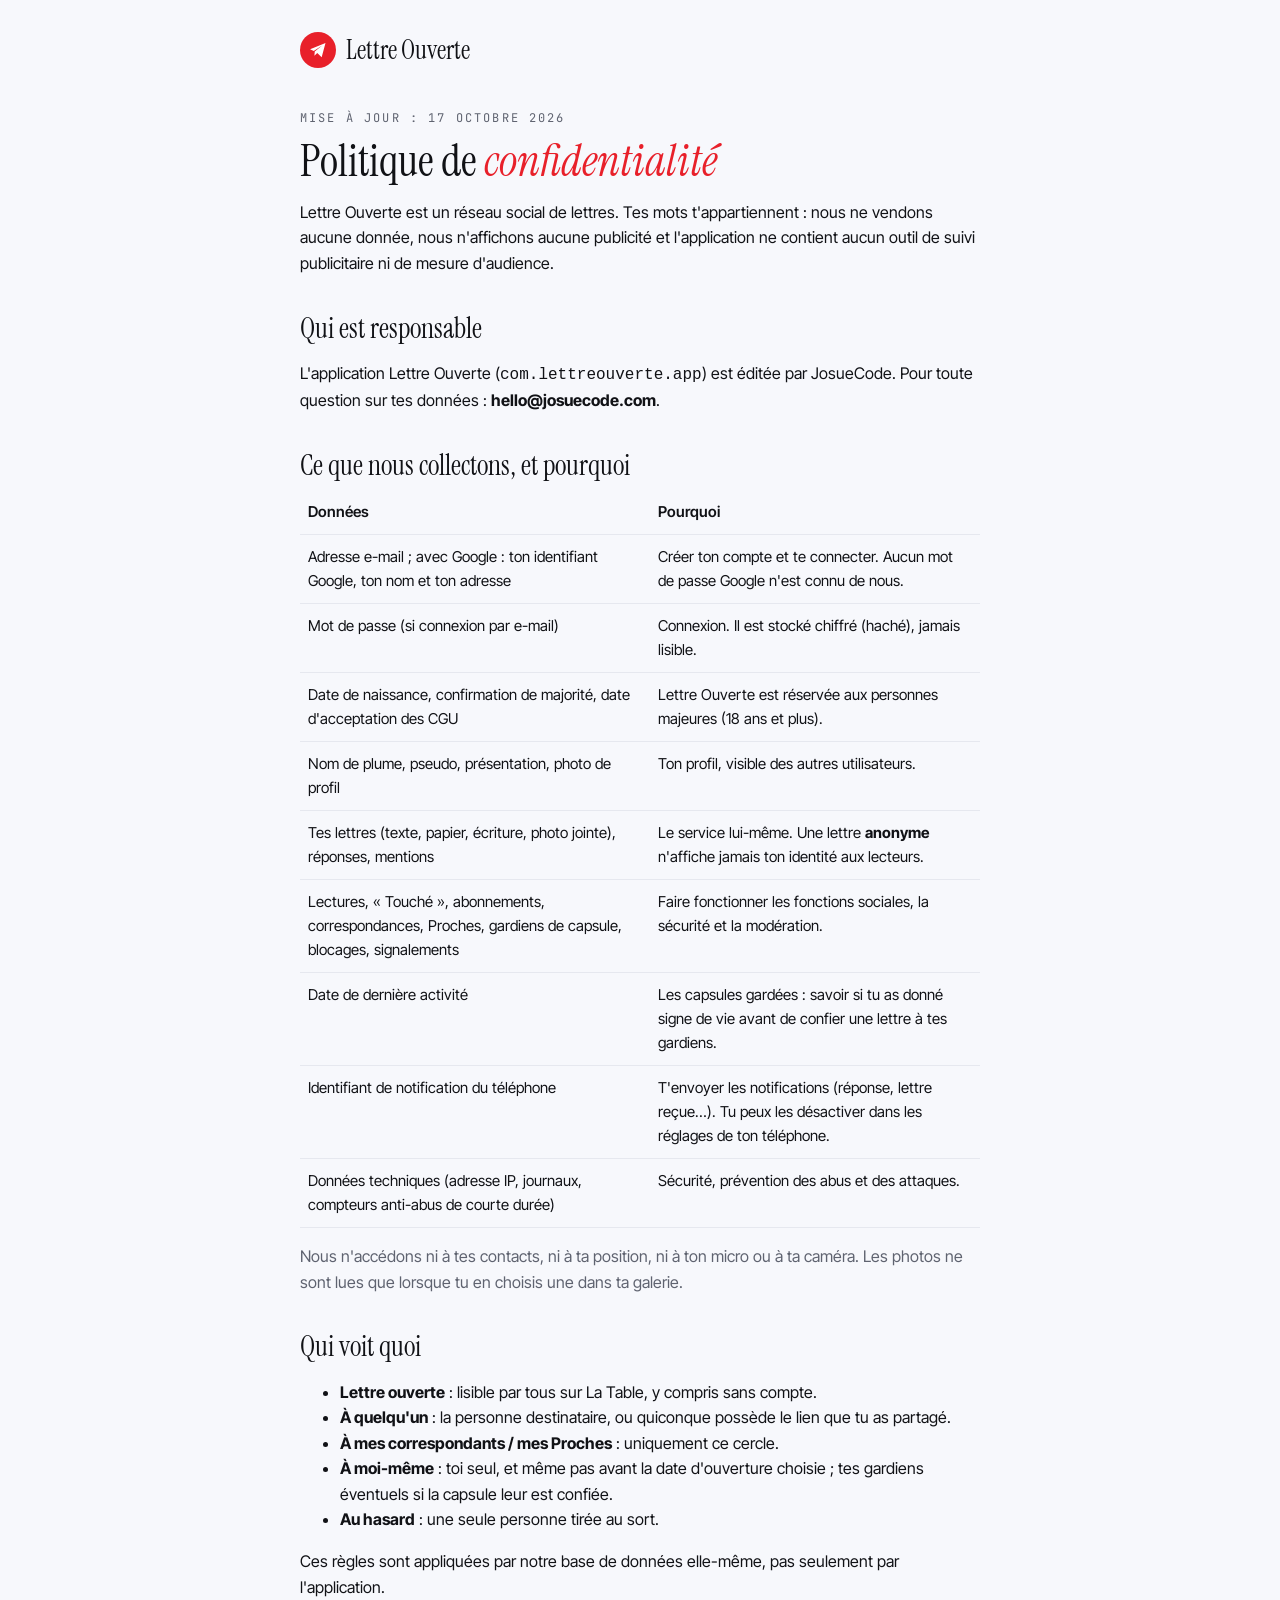
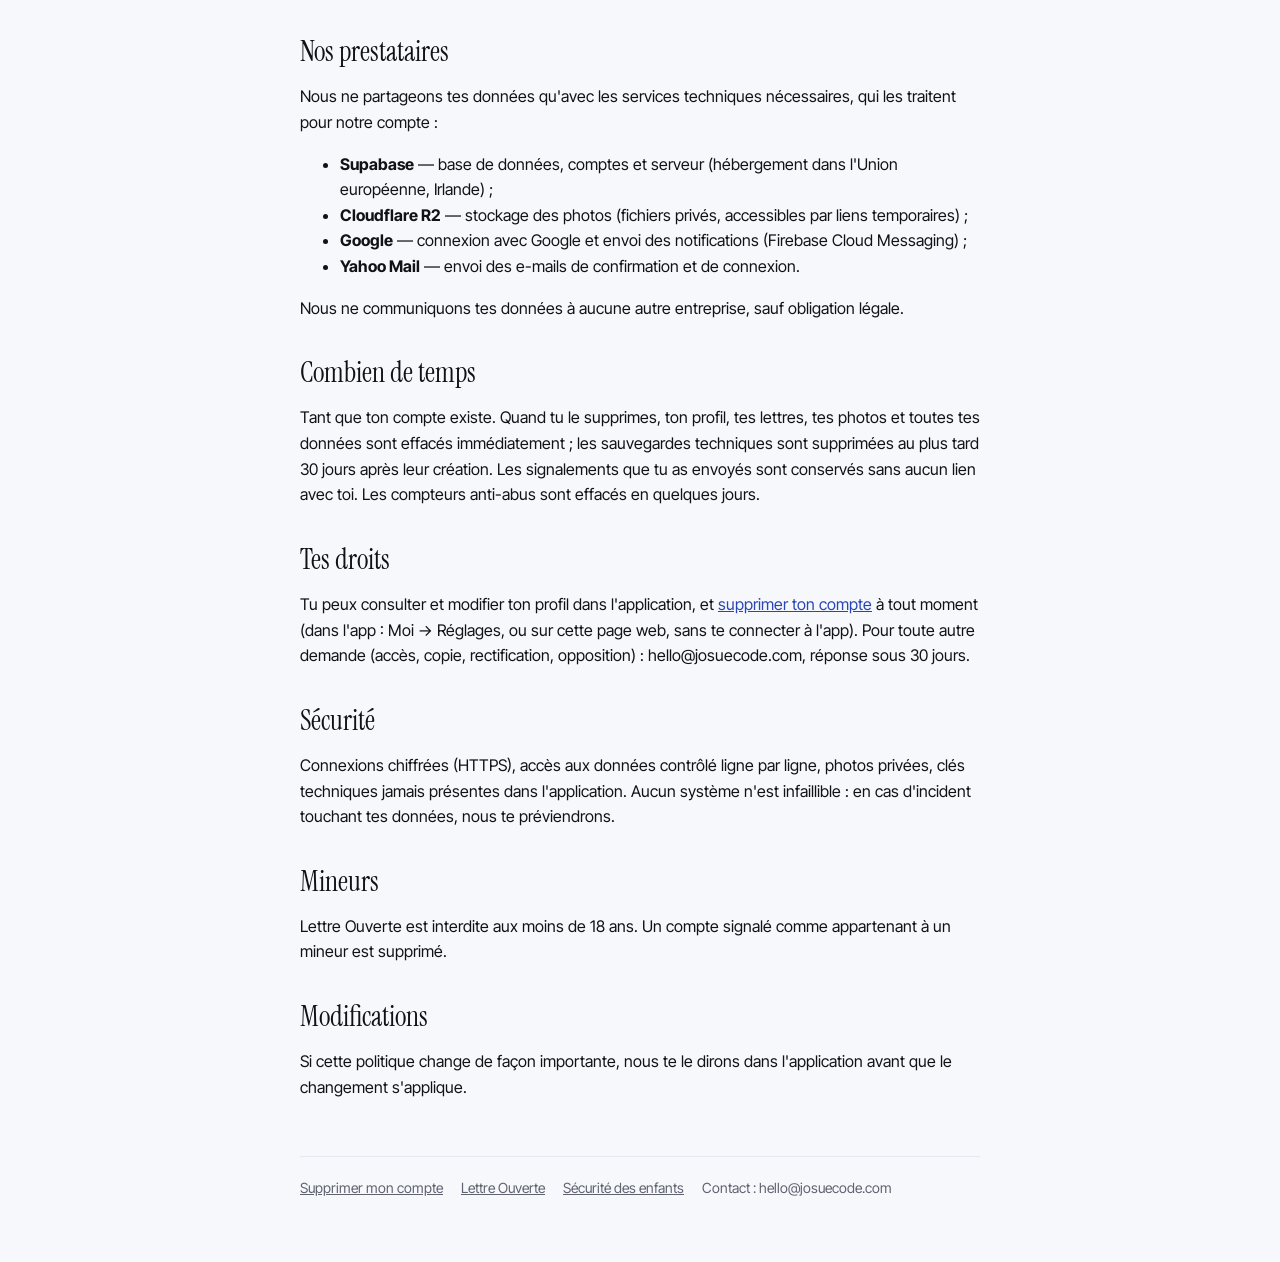
<file: confidentialite.html>
<!doctype html>
<html lang="fr">
<head>
<meta charset="utf-8">
<meta name="viewport" content="width=device-width, initial-scale=1">
<title>Confidentialité — Lettre Ouverte</title>
<meta name="description" content="Politique de confidentialité de Lettre Ouverte : données collectées, usages, partage, conservation et droits.">
<link rel="icon" href="favicon.png">
<link rel="preconnect" href="https://fonts.googleapis.com">
<link rel="preconnect" href="https://fonts.gstatic.com" crossorigin>
<link href="https://fonts.googleapis.com/css2?family=Instrument+Serif&family=Inter+Tight:wght@400;600&family=JetBrains+Mono&display=swap" rel="stylesheet">
<link rel="stylesheet" href="style.css">
</head>
<body>
<div class="wrap">
  <header>
    <a href="./"><span class="mark"><svg viewBox="0 0 24 24"><path d="M2.5 11.2 21 3.5l-4.6 17.2-5.3-5.1-3.4 3.2.4-4.9L17 6.6 6.9 13.1z"/></svg></span><span class="brand">Lettre Ouverte</span></a>
  </header>

  <span class="postal">Mise à jour : 17 octobre 2026</span>
  <h1>Politique de <em>confidentialité</em></h1>
  <p>Lettre Ouverte est un réseau social de lettres. Tes mots t'appartiennent : nous ne vendons aucune donnée, nous n'affichons aucune publicité et l'application ne contient aucun outil de suivi publicitaire ni de mesure d'audience.</p>

  <h2>Qui est responsable</h2>
  <p>L'application Lettre Ouverte (<code>com.lettreouverte.app</code>) est éditée par JosueCode. Pour toute question sur tes données : <b>hello@josuecode.com</b>.</p>

  <h2>Ce que nous collectons, et pourquoi</h2>
  <div class="table"><table>
    <tr><th>Données</th><th>Pourquoi</th></tr>
    <tr><td>Adresse e-mail ; avec Google : ton identifiant Google, ton nom et ton adresse</td><td>Créer ton compte et te connecter. Aucun mot de passe Google n'est connu de nous.</td></tr>
    <tr><td>Mot de passe (si connexion par e-mail)</td><td>Connexion. Il est stocké chiffré (haché), jamais lisible.</td></tr>
    <tr><td>Date de naissance, confirmation de majorité, date d'acceptation des CGU</td><td>Lettre Ouverte est réservée aux personnes majeures (18 ans et plus).</td></tr>
    <tr><td>Nom de plume, pseudo, présentation, photo de profil</td><td>Ton profil, visible des autres utilisateurs.</td></tr>
    <tr><td>Tes lettres (texte, papier, écriture, photo jointe), réponses, mentions</td><td>Le service lui-même. Une lettre <b>anonyme</b> n'affiche jamais ton identité aux lecteurs.</td></tr>
    <tr><td>Lectures, « Touché », abonnements, correspondances, Proches, gardiens de capsule, blocages, signalements</td><td>Faire fonctionner les fonctions sociales, la sécurité et la modération.</td></tr>
    <tr><td>Date de dernière activité</td><td>Les capsules gardées : savoir si tu as donné signe de vie avant de confier une lettre à tes gardiens.</td></tr>
    <tr><td>Identifiant de notification du téléphone</td><td>T'envoyer les notifications (réponse, lettre reçue…). Tu peux les désactiver dans les réglages de ton téléphone.</td></tr>
    <tr><td>Données techniques (adresse IP, journaux, compteurs anti-abus de courte durée)</td><td>Sécurité, prévention des abus et des attaques.</td></tr>
  </table></div>
  <p class="muted">Nous n'accédons ni à tes contacts, ni à ta position, ni à ton micro ou à ta caméra. Les photos ne sont lues que lorsque tu en choisis une dans ta galerie.</p>

  <h2>Qui voit quoi</h2>
  <ul>
    <li><b>Lettre ouverte</b> : lisible par tous sur La Table, y compris sans compte.</li>
    <li><b>À quelqu'un</b> : la personne destinataire, ou quiconque possède le lien que tu as partagé.</li>
    <li><b>À mes correspondants / mes Proches</b> : uniquement ce cercle.</li>
    <li><b>À moi-même</b> : toi seul, et même pas avant la date d'ouverture choisie ; tes gardiens éventuels si la capsule leur est confiée.</li>
    <li><b>Au hasard</b> : une seule personne tirée au sort.</li>
  </ul>
  <p>Ces règles sont appliquées par notre base de données elle-même, pas seulement par l'application.</p>

  <h2>Nos prestataires</h2>
  <p>Nous ne partageons tes données qu'avec les services techniques nécessaires, qui les traitent pour notre compte :</p>
  <ul>
    <li><b>Supabase</b> — base de données, comptes et serveur (hébergement dans l'Union européenne, Irlande) ;</li>
    <li><b>Cloudflare R2</b> — stockage des photos (fichiers privés, accessibles par liens temporaires) ;</li>
    <li><b>Google</b> — connexion avec Google et envoi des notifications (Firebase Cloud Messaging) ;</li>
    <li><b>Yahoo Mail</b> — envoi des e-mails de confirmation et de connexion.</li>
  </ul>
  <p>Nous ne communiquons tes données à aucune autre entreprise, sauf obligation légale.</p>

  <h2>Combien de temps</h2>
  <p>Tant que ton compte existe. Quand tu le supprimes, ton profil, tes lettres, tes photos et toutes tes données sont effacés immédiatement ; les sauvegardes techniques sont supprimées au plus tard 30 jours après leur création. Les signalements que tu as envoyés sont conservés sans aucun lien avec toi. Les compteurs anti-abus sont effacés en quelques jours.</p>

  <h2>Tes droits</h2>
  <p>Tu peux consulter et modifier ton profil dans l'application, et <a href="supprimer-mon-compte">supprimer ton compte</a> à tout moment (dans l'app : Moi → Réglages, ou sur cette page web, sans te connecter à l'app). Pour toute autre demande (accès, copie, rectification, opposition) : hello@josuecode.com, réponse sous 30 jours.</p>

  <h2>Sécurité</h2>
  <p>Connexions chiffrées (HTTPS), accès aux données contrôlé ligne par ligne, photos privées, clés techniques jamais présentes dans l'application. Aucun système n'est infaillible : en cas d'incident touchant tes données, nous te préviendrons.</p>

  <h2>Mineurs</h2>
  <p>Lettre Ouverte est interdite aux moins de 18 ans. Un compte signalé comme appartenant à un mineur est supprimé.</p>

  <h2>Modifications</h2>
  <p>Si cette politique change de façon importante, nous te le dirons dans l'application avant que le changement s'applique.</p>

  <footer>
    <a href="supprimer-mon-compte">Supprimer mon compte</a>
    <a href="./">Lettre Ouverte</a>
    <a href="securite-des-enfants">Sécurité des enfants</a>
    <span>Contact : hello@josuecode.com</span>
  </footer>
</div>
</body>
</html>
</file>
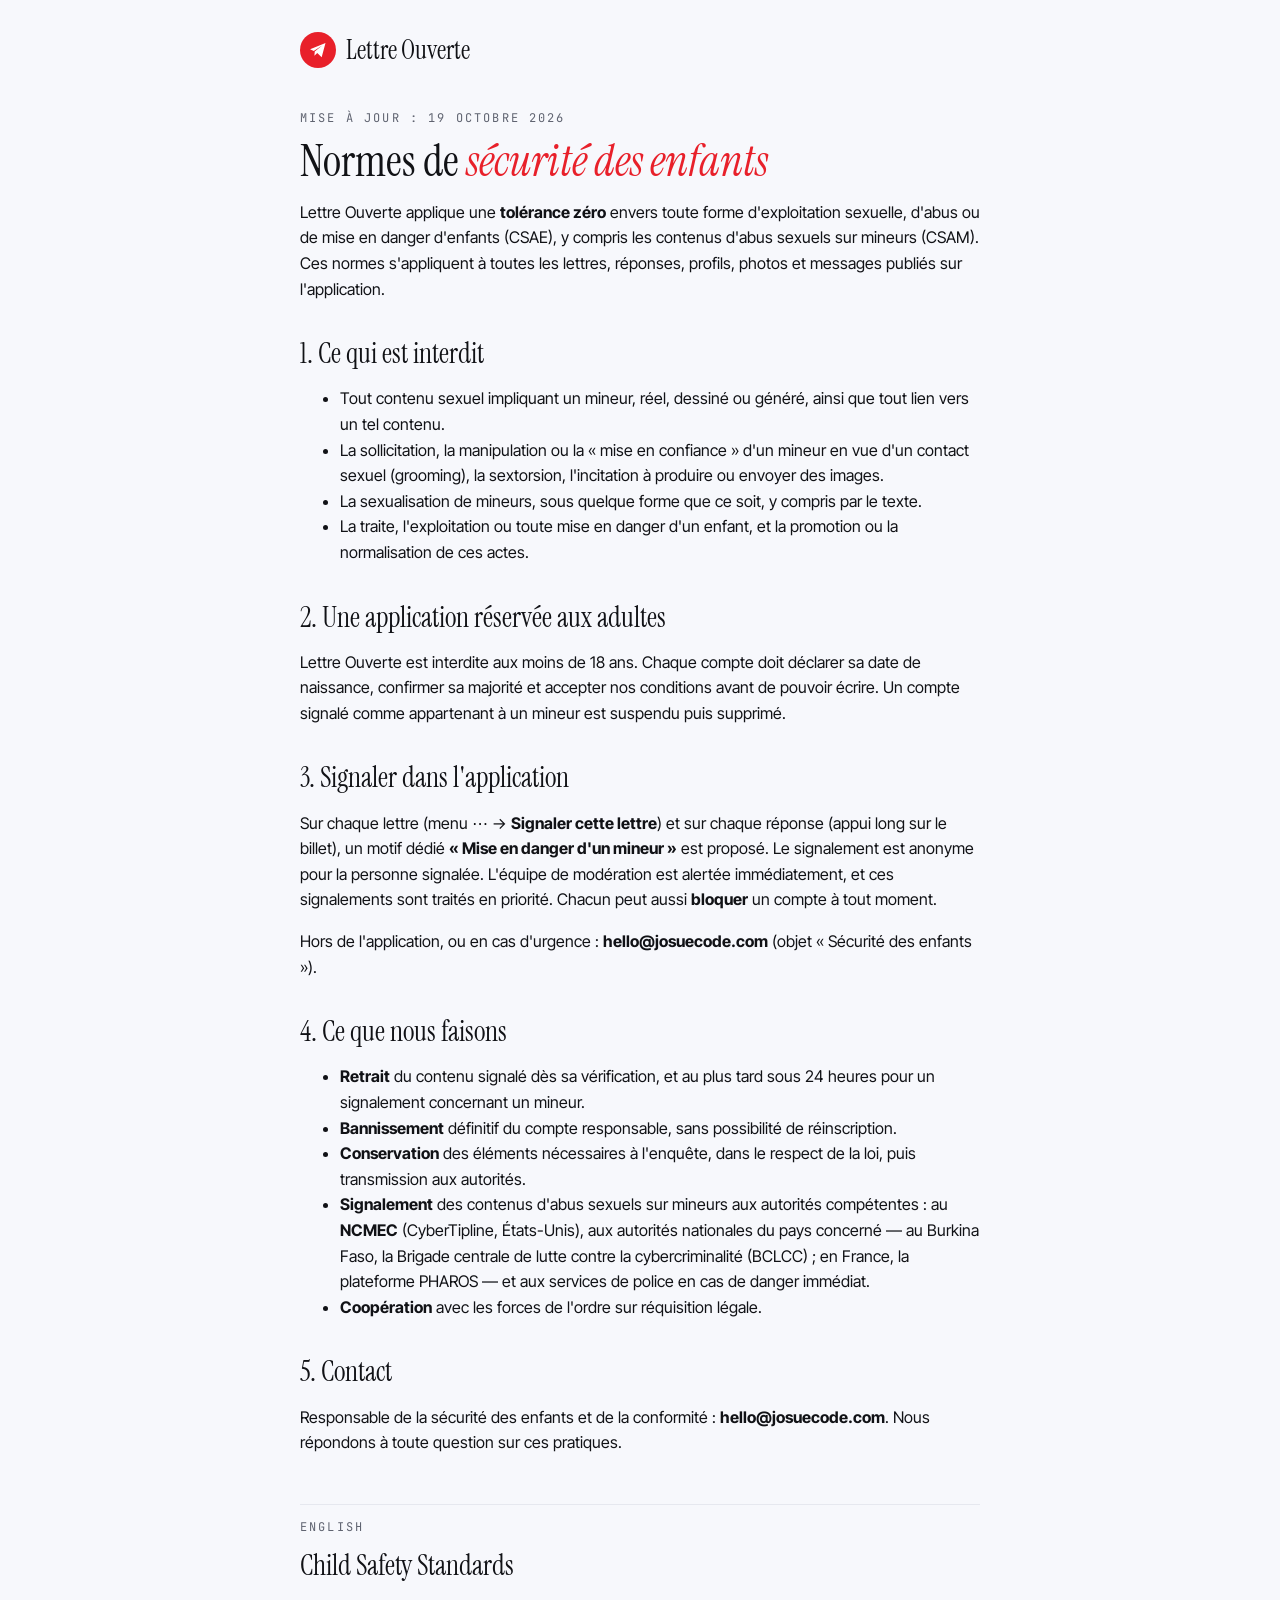
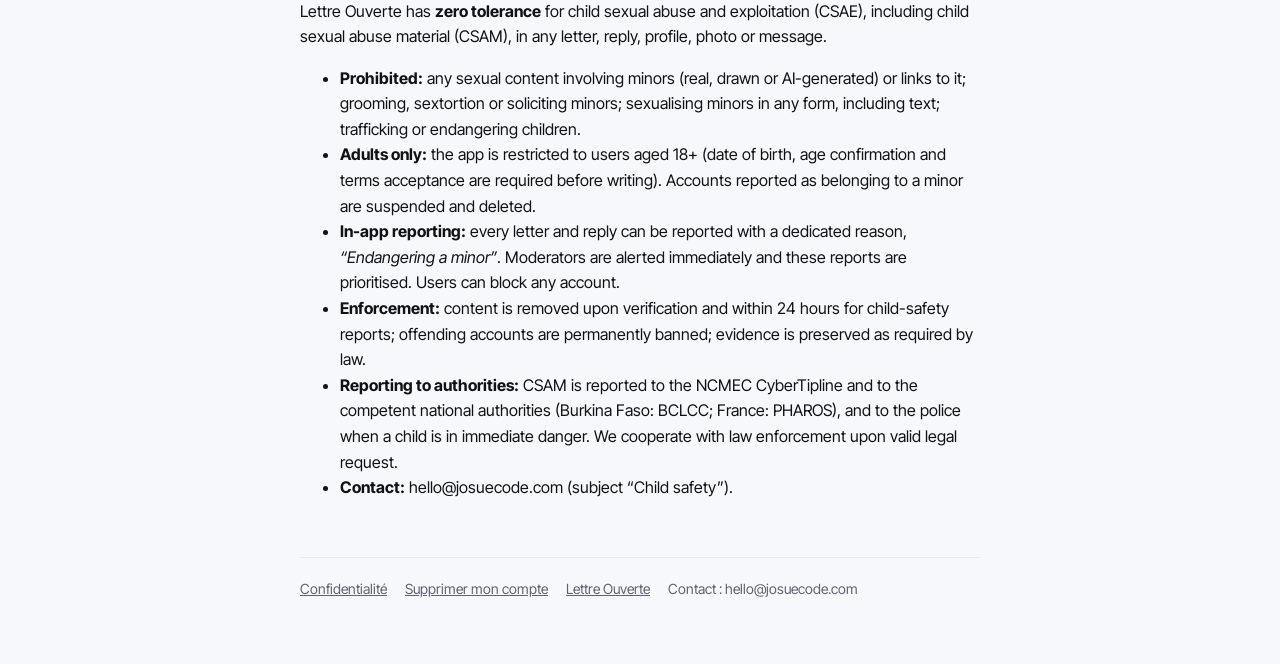
<file: securite-des-enfants.html>
<!doctype html>
<html lang="fr">
<head>
<meta charset="utf-8">
<meta name="viewport" content="width=device-width, initial-scale=1">
<title>Sécurité des enfants — Lettre Ouverte</title>
<meta name="description" content="Normes de Lettre Ouverte contre l'exploitation et les abus sexuels sur mineurs (CSAE / CSAM) : interdictions, signalement, modération, coopération avec les autorités.">
<link rel="icon" href="favicon.png">
<link rel="preconnect" href="https://fonts.googleapis.com">
<link rel="preconnect" href="https://fonts.gstatic.com" crossorigin>
<link href="https://fonts.googleapis.com/css2?family=Instrument+Serif&family=Inter+Tight:wght@400;600&family=JetBrains+Mono&display=swap" rel="stylesheet">
<link rel="stylesheet" href="style.css">
</head>
<body>
<div class="wrap">
  <header>
    <a href="./"><span class="mark"><svg viewBox="0 0 24 24"><path d="M2.5 11.2 21 3.5l-4.6 17.2-5.3-5.1-3.4 3.2.4-4.9L17 6.6 6.9 13.1z"/></svg></span><span class="brand">Lettre Ouverte</span></a>
  </header>

  <span class="postal">Mise à jour : 19 octobre 2026</span>
  <h1>Normes de <em>sécurité des enfants</em></h1>
  <p>Lettre Ouverte applique une <b>tolérance zéro</b> envers toute forme d'exploitation sexuelle, d'abus ou de mise en danger d'enfants (CSAE), y compris les contenus d'abus sexuels sur mineurs (CSAM). Ces normes s'appliquent à toutes les lettres, réponses, profils, photos et messages publiés sur l'application.</p>

  <h2>1. Ce qui est interdit</h2>
  <ul>
    <li>Tout contenu sexuel impliquant un mineur, réel, dessiné ou généré, ainsi que tout lien vers un tel contenu.</li>
    <li>La sollicitation, la manipulation ou la « mise en confiance » d'un mineur en vue d'un contact sexuel (grooming), la sextorsion, l'incitation à produire ou envoyer des images.</li>
    <li>La sexualisation de mineurs, sous quelque forme que ce soit, y compris par le texte.</li>
    <li>La traite, l'exploitation ou toute mise en danger d'un enfant, et la promotion ou la normalisation de ces actes.</li>
  </ul>

  <h2>2. Une application réservée aux adultes</h2>
  <p>Lettre Ouverte est interdite aux moins de 18 ans. Chaque compte doit déclarer sa date de naissance, confirmer sa majorité et accepter nos conditions avant de pouvoir écrire. Un compte signalé comme appartenant à un mineur est suspendu puis supprimé.</p>

  <h2>3. Signaler dans l'application</h2>
  <p>Sur chaque lettre (menu ⋯ → <b>Signaler cette lettre</b>) et sur chaque réponse (appui long sur le billet), un motif dédié <b>« Mise en danger d'un mineur »</b> est proposé. Le signalement est anonyme pour la personne signalée. L'équipe de modération est alertée immédiatement, et ces signalements sont traités en priorité. Chacun peut aussi <b>bloquer</b> un compte à tout moment.</p>
  <p>Hors de l'application, ou en cas d'urgence : <b>hello@josuecode.com</b> (objet « Sécurité des enfants »).</p>

  <h2>4. Ce que nous faisons</h2>
  <ul>
    <li><b>Retrait</b> du contenu signalé dès sa vérification, et au plus tard sous 24 heures pour un signalement concernant un mineur.</li>
    <li><b>Bannissement</b> définitif du compte responsable, sans possibilité de réinscription.</li>
    <li><b>Conservation</b> des éléments nécessaires à l'enquête, dans le respect de la loi, puis transmission aux autorités.</li>
    <li><b>Signalement</b> des contenus d'abus sexuels sur mineurs aux autorités compétentes : au <b>NCMEC</b> (CyberTipline, États-Unis), aux autorités nationales du pays concerné — au Burkina Faso, la Brigade centrale de lutte contre la cybercriminalité (BCLCC) ; en France, la plateforme PHAROS — et aux services de police en cas de danger immédiat.</li>
    <li><b>Coopération</b> avec les forces de l'ordre sur réquisition légale.</li>
  </ul>

  <h2>5. Contact</h2>
  <p>Responsable de la sécurité des enfants et de la conformité : <b>hello@josuecode.com</b>. Nous répondons à toute question sur ces pratiques.</p>

  <hr style="border:0;border-top:1px solid var(--line);margin:48px 0 8px">

  <span class="postal">English</span>
  <h2 style="margin-top:12px">Child Safety Standards</h2>
  <p>Lettre Ouverte has <b>zero tolerance</b> for child sexual abuse and exploitation (CSAE), including child sexual abuse material (CSAM), in any letter, reply, profile, photo or message.</p>
  <ul>
    <li><b>Prohibited:</b> any sexual content involving minors (real, drawn or AI-generated) or links to it; grooming, sextortion or soliciting minors; sexualising minors in any form, including text; trafficking or endangering children.</li>
    <li><b>Adults only:</b> the app is restricted to users aged 18+ (date of birth, age confirmation and terms acceptance are required before writing). Accounts reported as belonging to a minor are suspended and deleted.</li>
    <li><b>In-app reporting:</b> every letter and reply can be reported with a dedicated reason, <i>“Endangering a minor”</i>. Moderators are alerted immediately and these reports are prioritised. Users can block any account.</li>
    <li><b>Enforcement:</b> content is removed upon verification and within 24 hours for child-safety reports; offending accounts are permanently banned; evidence is preserved as required by law.</li>
    <li><b>Reporting to authorities:</b> CSAM is reported to the NCMEC CyberTipline and to the competent national authorities (Burkina Faso: BCLCC; France: PHAROS), and to the police when a child is in immediate danger. We cooperate with law enforcement upon valid legal request.</li>
    <li><b>Contact:</b> hello@josuecode.com (subject “Child safety”).</li>
  </ul>

  <footer>
    <a href="confidentialite">Confidentialité</a>
    <a href="supprimer-mon-compte">Supprimer mon compte</a>
    <a href="./">Lettre Ouverte</a>
    <span>Contact : hello@josuecode.com</span>
  </footer>
</div>
</body>
</html>
</file>
<file: style.css>
:root {
  --bg: #f7f8fc;
  --surface: #ffffff;
  --text: #111216;
  --muted: #5f6370;
  --faint: #9a9daa;
  --line: #e6e8ef;
  --accent: #e8202a;
  --ink: #2846b4;
  color-scheme: light;
}
@media (prefers-color-scheme: dark) {
  :root {
    --bg: #14110e;
    --surface: #1c1915;
    --text: #f2ebe0;
    --muted: #b8ad9c;
    --faint: #7d7364;
    --line: #2e2923;
    --accent: #ff4d55;
    --ink: #9fb2ff;
    color-scheme: dark;
  }
}
* { box-sizing: border-box; }
body {
  margin: 0;
  background: var(--bg);
  color: var(--text);
  font: 16px/1.6 "Inter Tight", system-ui, -apple-system, "Segoe UI", Roboto, sans-serif;
}
.wrap { max-width: 720px; margin: 0 auto; padding: 32px 20px 64px; }
header { display: flex; align-items: center; gap: 12px; margin-bottom: 36px; }
header a { color: inherit; text-decoration: none; display: flex; align-items: center; gap: 10px; }
.mark { width: 36px; height: 36px; border-radius: 50%; background: var(--accent); display: grid; place-items: center; }
.mark svg { width: 20px; height: 20px; fill: #fff; }
.brand { font: 26px/1 "Instrument Serif", Georgia, serif; }
.postal { font: 12px/1.4 "JetBrains Mono", ui-monospace, monospace; letter-spacing: 0.18em; text-transform: uppercase; color: var(--muted); }
h1 { font: 44px/1.05 "Instrument Serif", Georgia, serif; margin: 8px 0 16px; font-weight: 400; }
h1 em { color: var(--accent); }
h2 { font: 28px/1.15 "Instrument Serif", Georgia, serif; font-weight: 400; margin: 36px 0 8px; }
p, li { color: var(--text); }
.muted { color: var(--muted); }
a { color: var(--ink); }
.card { background: var(--surface); border: 1px solid var(--line); border-radius: 20px; padding: 22px; margin: 22px 0; }
label { display: block; font-size: 13px; color: var(--muted); margin: 0 0 6px; }
input[type=email], input[type=text] {
  width: 100%; padding: 14px 16px; font: inherit; font-size: 17px; color: var(--text);
  background: var(--bg); border: 1px solid var(--line); border-radius: 14px; outline: none;
}
input:focus { border-color: var(--text); }
.code { letter-spacing: 0.4em; text-align: center; font-family: "JetBrains Mono", ui-monospace, monospace; }
button {
  appearance: none; border: 0; border-radius: 999px; padding: 14px 22px; margin-top: 14px; width: 100%;
  font: 600 16px/1 "Inter Tight", system-ui, sans-serif; background: var(--accent); color: #fff; cursor: pointer;
}
button.ghost { background: transparent; color: var(--muted); border: 1px solid var(--line); }
button:disabled { opacity: 0.55; cursor: default; }
.check { display: flex; gap: 10px; align-items: flex-start; margin-top: 16px; font-size: 15px; }
.check input { margin-top: 4px; width: 18px; height: 18px; accent-color: var(--accent); }
.msg { margin-top: 14px; font-size: 15px; }
.msg.err { color: var(--accent); }
.steps { counter-reset: s; list-style: none; padding: 0; }
.steps li { counter-increment: s; padding-left: 34px; position: relative; margin: 10px 0; }
.steps li::before {
  content: counter(s); position: absolute; left: 0; top: 1px; width: 24px; height: 24px; border-radius: 50%;
  border: 1px solid var(--line); font: 12px/22px "JetBrains Mono", monospace; text-align: center; color: var(--muted);
}
table { width: 100%; border-collapse: collapse; font-size: 15px; }
td, th { text-align: left; vertical-align: top; padding: 10px 8px; border-bottom: 1px solid var(--line); }
th { font-weight: 600; }
.table { overflow-x: auto; }
footer { margin-top: 56px; padding-top: 20px; border-top: 1px solid var(--line); font-size: 14px; color: var(--muted); display: flex; gap: 18px; flex-wrap: wrap; }
footer a { color: var(--muted); }
[hidden] { display: none !important; }
</file>
